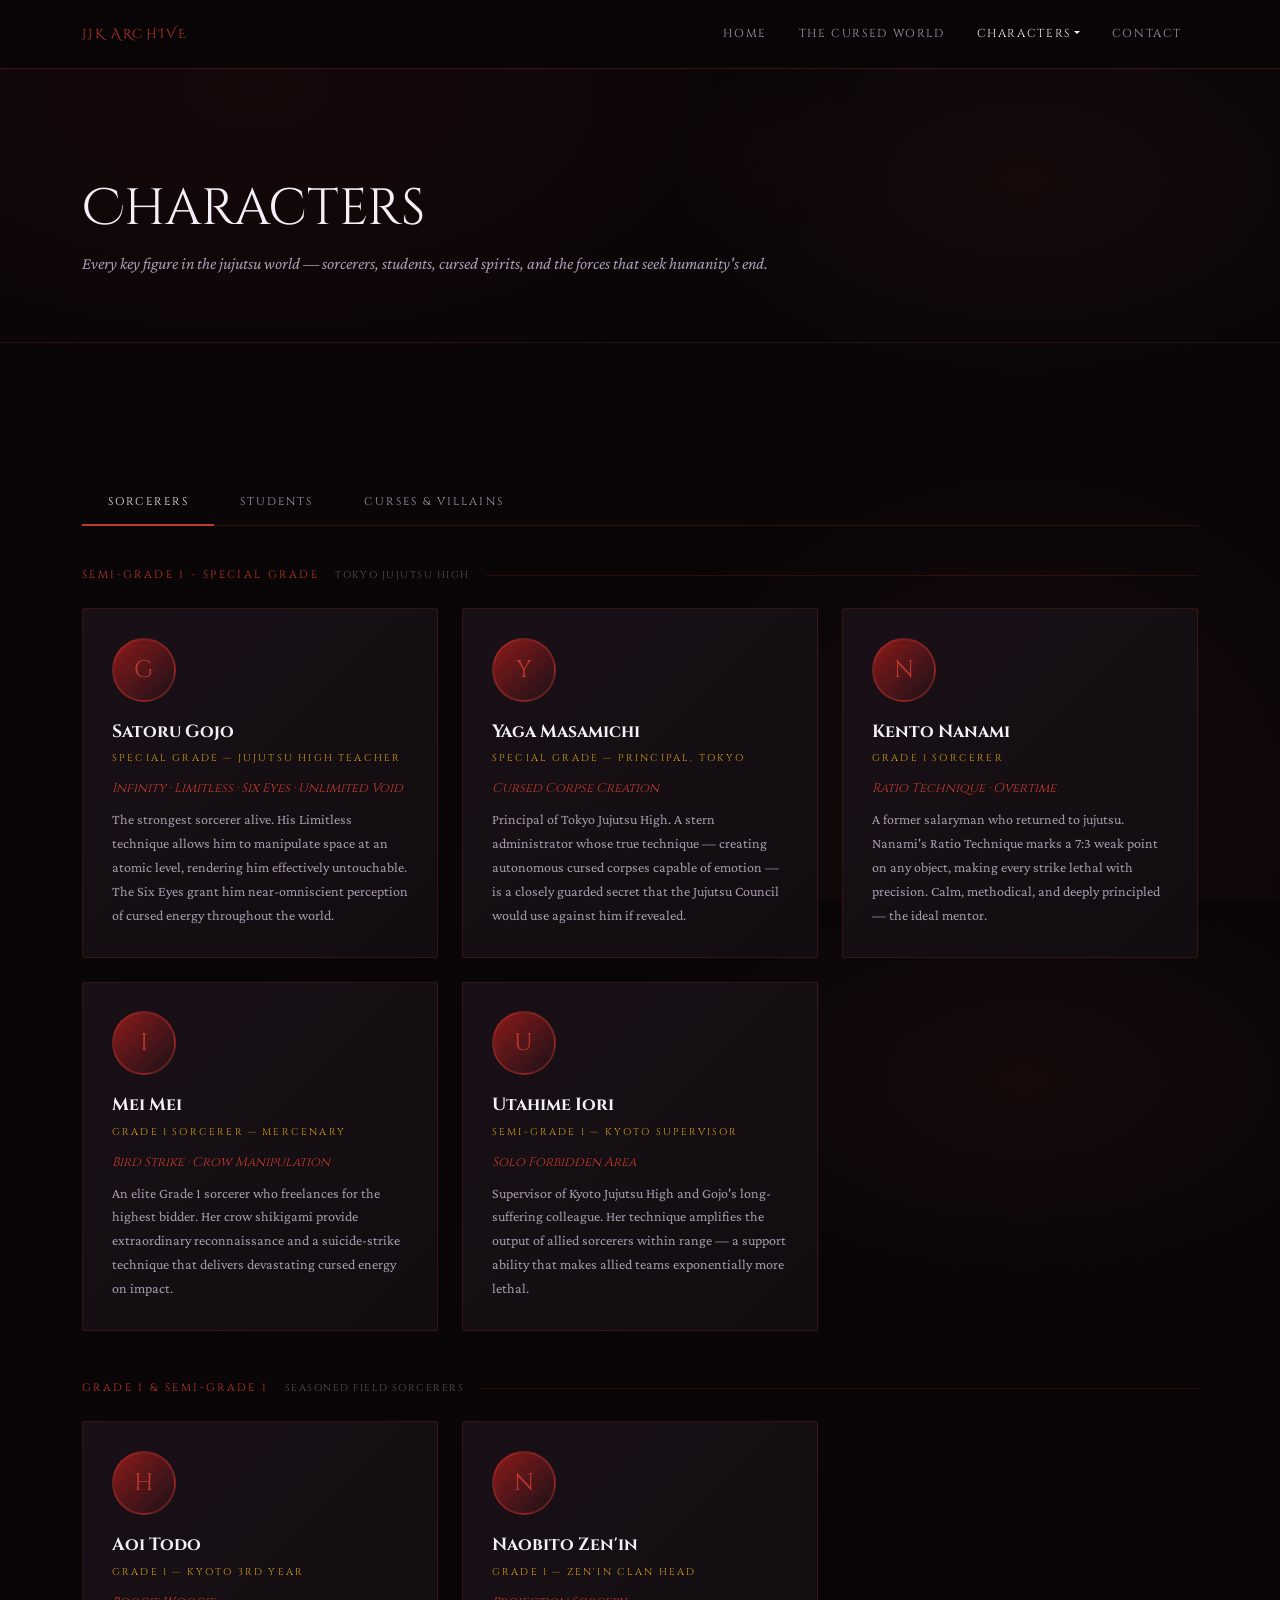
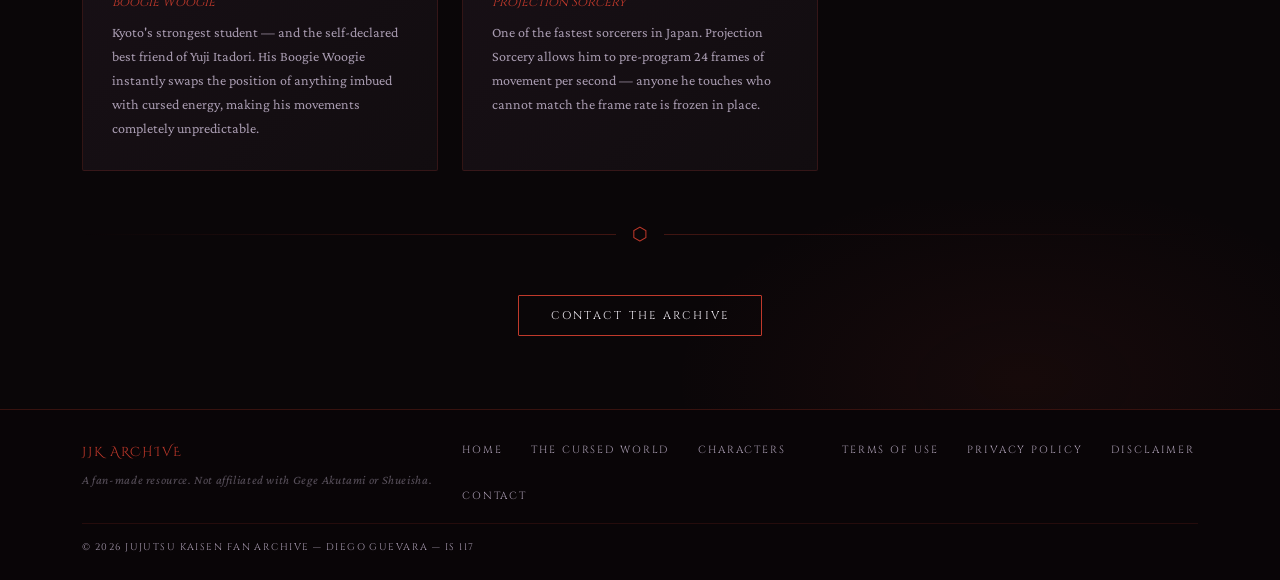
<file: html/characters.html>
<!-- DEVELOPER: Diego Guevara, IS117-002, Spring 2026 -->

<!DOCTYPE html>
<html lang="en">
<head>
  <meta charset="UTF-8">
  <meta name="viewport" content="width=device-width, initial-scale=1.0">
  <title>Characters — JJK Archive</title>
  <link href="https://cdn.jsdelivr.net/npm/bootstrap@5.3.3/dist/css/bootstrap.min.css" rel="stylesheet">
  <link rel="stylesheet" href="../styles/style.css">
</head>
<body class="interior-bg">

  <nav class="navbar navbar-expand-lg sticky-top">
    <div class="container">
      <a class="navbar-brand" href="../index.html">JJK Archive</a>
      <button class="navbar-toggler" type="button"
              data-bs-toggle="collapse" data-bs-target="#mainNav"
              aria-controls="mainNav" aria-expanded="false"
              aria-label="Toggle navigation">
        <span class="navbar-toggler-icon"></span>
      </button>
      <div class="collapse navbar-collapse" id="mainNav">
        <ul class="navbar-nav ms-auto">
          <li class="nav-item"><a class="nav-link" href="../index.html">Home</a></li>
          <li class="nav-item"><a class="nav-link" href="lore.html">The Cursed World</a></li>
          <li class="nav-item dropdown">
            <a class="nav-link dropdown-toggle active" href="#" role="button"
               data-bs-toggle="dropdown" aria-expanded="false">Characters</a>
            <ul class="dropdown-menu dropdown-menu-end">
              <li><a class="dropdown-item" href="#sorcerers">Jujutsu Sorcerers</a></li>
              <li><a class="dropdown-item" href="#students">Students</a></li>
              <hr class="dropdown-divider">
              <li><a class="dropdown-item" href="#curses">Cursed Spirits &amp; Villains</a></li>
            </ul>
          </li>
          <li class="nav-item"><a class="nav-link" href="contact.html">Contact</a></li>
        </ul>
      </div>
    </div>
  </nav>

  <main>

    <div class="page-header-block">
      <div class="container">
        <h1 class="page-title">Characters</h1>
        <p class="page-intro">Every key figure in the jujutsu world — sorcerers, students, cursed spirits, and the forces that seek humanity's end.</p>
      </div>
    </div>

    <section class="section-pad">
      <div class="container">

        <!-- BOOTSTRAP TABS -->
        <ul class="nav jjk-tab-bar" id="charTabs" role="tablist">
          <li class="nav-item" role="presentation">
            <button class="nav-link active" id="sorcerers-tab" data-bs-toggle="tab"
                    data-bs-target="#sorcerers" type="button" role="tab"
                    aria-controls="sorcerers" aria-selected="true">Sorcerers</button>
          </li>
          <li class="nav-item" role="presentation">
            <button class="nav-link" id="students-tab" data-bs-toggle="tab"
                    data-bs-target="#students" type="button" role="tab"
                    aria-controls="students" aria-selected="false">Students</button>
          </li>
          <li class="nav-item" role="presentation">
            <button class="nav-link" id="curses-tab" data-bs-toggle="tab"
                    data-bs-target="#curses" type="button" role="tab"
                    aria-controls="curses" aria-selected="false">Curses &amp; Villains</button>
          </li>
        </ul>

        <div class="tab-content" id="charTabContent">

          <!-- ── SORCERERS TAB ── -->
          <div class="tab-pane fade show active" id="sorcerers" role="tabpanel" aria-labelledby="sorcerers-tab">

            <div class="char-grade-header mb-4">
              <span class="char-grade-label">Semi-Grade 1 - Special Grade</span>
              <span class="char-grade-desc">Tokyo Jujutsu High</span>
            </div>

            <div class="row g-4 mb-5">
              <div class="col-md-6 col-lg-4">
                <div class="profile-card">
                  <div class="profile-avatar">G</div>
                  <div class="profile-name">Satoru Gojo</div>
                  <div class="profile-rank">Special Grade — Jujutsu High Teacher</div>
                  <div class="profile-technique">Infinity · Limitless · Six Eyes · Unlimited Void</div>
                  <p class="profile-bio">The strongest sorcerer alive. His Limitless technique allows him to manipulate space at an atomic level, rendering him effectively untouchable. The Six Eyes grant him near-omniscient perception of cursed energy throughout the world.</p>
                </div>
              </div>
              <div class="col-md-6 col-lg-4">
                <div class="profile-card">
                  <div class="profile-avatar">Y</div>
                  <div class="profile-name">Yaga Masamichi</div>
                  <div class="profile-rank">Special Grade — Principal, Tokyo</div>
                  <div class="profile-technique">Cursed Corpse Creation</div>
                  <p class="profile-bio">Principal of Tokyo Jujutsu High. A stern administrator whose true technique — creating autonomous cursed corpses capable of emotion — is a closely guarded secret that the Jujutsu Council would use against him if revealed.</p>
                </div>
              </div>
              <div class="col-md-6 col-lg-4">
                <div class="profile-card">
                  <div class="profile-avatar">N</div>
                  <div class="profile-name">Kento Nanami</div>
                  <div class="profile-rank">Grade 1 Sorcerer</div>
                  <div class="profile-technique">Ratio Technique · Overtime</div>
                  <p class="profile-bio">A former salaryman who returned to jujutsu. Nanami's Ratio Technique marks a 7:3 weak point on any object, making every strike lethal with precision. Calm, methodical, and deeply principled — the ideal mentor.</p>
                </div>
              </div>
              <div class="col-md-6 col-lg-4">
                <div class="profile-card">
                  <div class="profile-avatar">I</div>
                  <div class="profile-name">Mei Mei</div>
                  <div class="profile-rank">Grade 1 Sorcerer — Mercenary</div>
                  <div class="profile-technique">Bird Strike · Crow Manipulation</div>
                  <p class="profile-bio">An elite Grade 1 sorcerer who freelances for the highest bidder. Her crow shikigami provide extraordinary reconnaissance and a suicide-strike technique that delivers devastating cursed energy on impact.</p>
                </div>
              </div>
              <div class="col-md-6 col-lg-4">
                <div class="profile-card">
                  <div class="profile-avatar">U</div>
                  <div class="profile-name">Utahime Iori</div>
                  <div class="profile-rank">Semi-Grade 1 — Kyoto Supervisor</div>
                  <div class="profile-technique">Solo Forbidden Area</div>
                  <p class="profile-bio">Supervisor of Kyoto Jujutsu High and Gojo's long-suffering colleague. Her technique amplifies the output of allied sorcerers within range — a support ability that makes allied teams exponentially more lethal.</p>
                </div>
              </div>
            </div>

            <div class="char-grade-header mb-4">
              <span class="char-grade-label">Grade 1 &amp; Semi-Grade 1</span>
              <span class="char-grade-desc">Seasoned Field Sorcerers</span>
            </div>

            <div class="row g-4">
              <div class="col-md-6 col-lg-4">
                <div class="profile-card">
                  <div class="profile-avatar">H</div>
                  <div class="profile-name">Aoi Todo</div>
                  <div class="profile-rank">Grade 1 — Kyoto 3rd Year</div>
                  <div class="profile-technique">Boogie Woogie</div>
                  <p class="profile-bio">Kyoto's strongest student — and the self-declared best friend of Yuji Itadori. His Boogie Woogie instantly swaps the position of anything imbued with cursed energy, making his movements completely unpredictable.</p>
                </div>
              </div>
              <div class="col-md-6 col-lg-4">
                <div class="profile-card">
                  <div class="profile-avatar">N</div>
                  <div class="profile-name">Naobito Zen'in</div>
                  <div class="profile-rank">Grade 1 — Zen'in Clan Head</div>
                  <div class="profile-technique">Projection Sorcery</div>
                  <p class="profile-bio">One of the fastest sorcerers in Japan. Projection Sorcery allows him to pre-program 24 frames of movement per second — anyone he touches who cannot match the frame rate is frozen in place.</p>
                </div>
              </div>
            </div>

          </div><!-- /sorcerers tab -->

          <!-- ── STUDENTS TAB ── -->
          <div class="tab-pane fade" id="students" role="tabpanel" aria-labelledby="students-tab">
            <p class="page-intro mb-4" style="font-size:0.98rem;">Tokyo first-years through third-years — the next generation of jujutsu sorcerers.</p>

            <div class="char-grade-header mb-4">
              <span class="char-grade-label">Tokyo — 1st Years</span>
              <span class="char-grade-desc">The Core Trio</span>
            </div>

            <div class="row g-4 mb-5">
              <div class="col-md-6 col-lg-4">
                <div class="profile-card">
                  <div class="profile-avatar">Y</div>
                  <div class="profile-name">Yuji Itadori</div>
                  <div class="profile-rank">Unranked → Special Grade Vessel</div>
                  <div class="profile-technique">Divergent Fist · Blood Manipulation · Shrine · Reverse Cursed Technique · Black Flash</div>
                  <p class="profile-bio">The protagonist. A boy with superhuman physical ability who became the vessel for Ryomen Sukuna after swallowing a cursed finger. His optimism and raw power make him one of the most dangerous first-years in history.</p>
                </div>
              </div>
              <div class="col-md-6 col-lg-4">
                <div class="profile-card">
                  <div class="profile-avatar">M</div>
                  <div class="profile-name">Megumi Fushiguro</div>
                  <div class="profile-rank">Grade 2 → Semi-Grade 1</div>
                  <div class="profile-technique">Ten Shadows Technique · Chimera Shadow Garden Domain</div>
                  <p class="profile-bio">Heir to the Zen'in clan's Ten Shadows technique. Megumi can summon shikigami from shadows and combine them into new forms. His Domain Expansion — Chimera Shadow Garden — transforms the battlefield into an ocean of darkness.</p>
                </div>
              </div>
              <div class="col-md-6 col-lg-4">
                <div class="profile-card">
                  <div class="profile-avatar">N</div>
                  <div class="profile-name">Nobara Kugisaki</div>
                  <div class="profile-rank">Grade 3 → Grade 2</div>
                  <div class="profile-technique">Straw Doll Technique · Hairpin · Resonance</div>
                  <p class="profile-bio">A headstrong sorcerer from rural Japan with unshakeable pride. Her technique drives cursed nails through straw effigies to damage targets remotely — and through Resonance, she can weaponize cursed spirits' own bodies against them.</p>
                </div>
              </div>
            </div>

            <div class="char-grade-header mb-4">
              <span class="char-grade-label">Tokyo — 2nd Years</span>
              <span class="char-grade-desc">Established Sorcerers</span>
            </div>

            <div class="row g-4 mb-5">
              <div class="col-md-6 col-lg-4">
                <div class="profile-card">
                  <div class="profile-avatar">P</div>
                  <div class="profile-name">Panda</div>
                  <div class="profile-rank">Grade 2 — Mutated Cursed Corpse</div>
                  <div class="profile-technique">Gorilla Mode · Triceratops Core</div>
                  <p class="profile-bio">A fully autonomous cursed corpse created by Principal Yaga — one of only three in existence. Despite being non-human, Panda has developed genuine emotion, friendship, and a distinct personality. Possesses three cores with unique power states.</p>
                </div>
              </div>
              <div class="col-md-6 col-lg-4">
                <div class="profile-card">
                  <div class="profile-avatar">M</div>
                  <div class="profile-name">Maki Zen'in</div>
                  <div class="profile-rank">Grade 4 → Special Grade (Post-Culling Game)</div>
                  <div class="profile-technique">Heavenly Restriction · Weapons Mastery</div>
                  <p class="profile-bio">Born with nearly zero cursed energy, Maki's body compensated with superhuman physical ability. Cast out by her clan, she forged herself into a weapons master. After tragedy strips away the last of her cursed energy, she transcends into something terrifying.</p>
                </div>
              </div>
              <div class="col-md-6 col-lg-4">
                <div class="profile-card">
                  <div class="profile-avatar">T</div>
                  <div class="profile-name">Toge Inumaki</div>
                  <div class="profile-rank">Semi-Grade 1</div>
                  <div class="profile-technique">Cursed Speech</div>
                  <p class="profile-bio">Descendant of the Inumaki clan. Every word Toge speaks carries cursed energy that compels reality to obey — he can freeze, explode, or kill with a syllable. To protect those around him, he limits his speech to rice ball ingredients.</p>
                </div>
              </div>
            </div>

            <div class="char-grade-header mb-4">
              <span class="char-grade-label">Tokyo — 3rd Years</span>
              <span class="char-grade-desc">Suspended Students</span>
            </div>

            <div class="row g-4">
              <div class="col-md-6 col-lg-4">
                <div class="profile-card">
                  <div class="profile-avatar">K</div>
                  <div class="profile-name">Kinji Hakari</div>
                  <div class="profile-rank">Grade 1 — Suspended</div>
                  <div class="profile-technique">Idle Death Gamble · Pachislot Domain</div>
                  <p class="profile-bio">Currently suspended due to conflict with Jujutsu management. When his Pachislot Domain hits jackpot, he becomes effectively immortal — a ceiling that places him in Special Grade territory by Gojo's own estimation.</p>
                </div>
              </div>
              <div class="col-md-6 col-lg-4">
                <div class="profile-card">
                  <div class="profile-avatar">K</div>
                  <div class="profile-name">Kirara Hoshi</div>
                  <div class="profile-rank">Suspended — Tokyo 3rd Year</div>
                  <div class="profile-technique">Love Rendezvous · Constellation Control</div>
                  <p class="profile-bio">Suspended alongside Hakari, Kirara's technique assigns constellation symbols to targets, locking movement patterns and creating dangerous gravitational traps between marked individuals.</p>
                </div>
              </div>
            </div>

          </div><!-- /students tab -->

          <!-- ── CURSES & VILLAINS TAB ── -->
          <div class="tab-pane fade" id="curses" role="tabpanel" aria-labelledby="curses-tab">
            <p class="page-intro mb-4" style="font-size:0.98rem;">The adversaries of Jujutsu High — the King of Curses, Special Grade Disaster Spirits, and rogue sorcerers who abandoned any pretense of protecting the innocent.</p>

            <div class="char-grade-header mb-4">
              <span class="char-grade-label">Special Grade Cursed Spirits</span>
              <span class="char-grade-desc">Disaster Curses</span>
            </div>

            <div class="row g-4 mb-5">
              <div class="col-md-6 col-lg-4">
                <div class="profile-card">
                  <div class="profile-avatar">M</div>
                  <div class="profile-name">Mahito</div>
                  <div class="profile-rank">Special Grade Cursed Spirit</div>
                  <div class="profile-technique">Idle Transfiguration · Self Embodiment of Perfection Domain</div>
                  <p class="profile-bio">Perhaps the most dangerous of the Disaster Curses. Mahito can reshape human souls directly — transfiguring bodies at will. He genuinely enjoys humanity's suffering, treating it as philosophical inquiry into the nature of existence.</p>
                </div>
              </div>
              <div class="col-md-6 col-lg-4">
                <div class="profile-card">
                  <div class="profile-avatar">J</div>
                  <div class="profile-name">Jogo</div>
                  <div class="profile-rank">Special Grade Cursed Spirit</div>
                  <div class="profile-technique">Maximum: Meteor · Coffin of the Iron Mountain · Reverse Cursed Technique </div>
                  <p class="profile-bio">Born from humanity's collective fear of natural disasters. Jogo burns with volcanic ferocity — and a pride that makes him perpetually underestimate those far stronger than himself.</p>
                </div>
              </div>
              <div class="col-md-6 col-lg-4">
                <div class="profile-card">
                  <div class="profile-avatar">H</div>
                  <div class="profile-name">Hanami</div>
                  <div class="profile-rank">Special Grade Cursed Spirit</div>
                  <div class="profile-technique">Disaster Plants · Shining Sea of Flowers Domain · Reverse Cursed Technique</div>
                  <p class="profile-bio">A Special Grade Disaster Curse born from humanity's fear of nature. Hanami seeks a world where curses coexist with the earth — a tranquil ideology made terrifying by the devastation required to achieve it.</p>
                </div>
              </div>
              <div class="col-md-6 col-lg-4">
                <div class="profile-card">
                  <div class="profile-avatar">D</div>
                  <div class="profile-name">Dagon</div>
                  <div class="profile-rank">Special Grade Cursed Spirit</div>
                  <div class="profile-technique">Disaster Water · Horizon of the Captivating Skandha · Maximum: Tsunami</div>
                  <p class="profile-bio">Born from humanity's fear of the ocean, Dagon manipulates water and generates tsunamis on command. Calm and strategic, he is the most composed of the Disaster Curses — and no less lethal for it.</p>
                </div>
              </div>
            </div>

            <div class="char-grade-header mb-4">
              <span class="char-grade-label">Curse Users &amp; Rogue Sorcerers</span>
              <span class="char-grade-desc">The Opposition</span>
            </div>

            <div class="row g-4">
              <div class="col-md-6 col-lg-4">
                <div class="profile-card">
                  <div class="profile-avatar">S</div>
                  <div class="profile-name">Ryomen Sukuna</div>
                  <div class="profile-rank">Special Grade — King of Curses</div>
                  <div class="profile-technique">Dismantle · Cleave · Malevolent Shrine · Fuga · Reverse Cursed Technique</div>
                  <p class="profile-bio">The undisputed King of Curses. A once-human sorcerer of the ancient world whose power was so catastrophic that his twenty fingers persisted through time as cursed objects. His amusement alone is the only thing keeping his vessel alive — for now.</p>
                </div>
              </div>
              <div class="col-md-6 col-lg-4">
                <div class="profile-card">
                  <div class="profile-avatar">G</div>
                  <div class="profile-name">Suguru Geto</div>
                  <div class="profile-rank">Special Grade — Curse User</div>
                  <div class="profile-technique">Cursed Spirit Manipulation · Maximum: Uzumaki</div>
                  <p class="profile-bio">The worst of all Curse Users. A former Special Grade sorcerer whose philosophy of a world purged of non-sorcerers led him to slaughter an entire village. Now leads a faction of cursed spirits toward that end.</p>
                </div>
              </div>
              <div class="col-md-6 col-lg-4">
                <div class="profile-card">
                  <div class="profile-avatar">K</div>
                  <div class="profile-name">Kenjaku</div>
                  <div class="profile-rank">Special Grade — Ancient Sorcerer — Body Usurper</div>
                  <div class="profile-technique">Brain Transplantation · Inherited Techniques · Reverse Cursed Technique · Domain Expansions</div>
                  <p class="profile-bio">An ancient sorcerer surviving for over a thousand years by transplanting his brain into new host bodies. Each stolen body grants access to its owner's techniques. His true goals span centuries of patient, meticulous planning.</p>
                </div>
              </div>
              <div class="col-md-6 col-lg-4">
                <div class="profile-card">
                  <div class="profile-avatar">U</div>
                  <div class="profile-name">Uraume</div>
                  <div class="profile-rank">Special Grade — Curse User</div>
                  <div class="profile-technique">Ice Formation · Frost Calm · Reverse Cursed Technique</div>
                  <p class="profile-bio">Sukuna's devoted attendant from the ancient era, faithfully persisting into the present. Their ice techniques freeze opponents solid and lower battlefield temperatures to lethal extremes. Loyalty to the King of Curses is absolute.</p>
                </div>
              </div>
              <div class="col-md-6 col-lg-4">
                <div class="profile-card">
                  <div class="profile-avatar">T</div>
                  <div class="profile-name">Toji Fushiguro</div>
                  <div class="profile-rank">Mercenary — Sorcerer Killer</div>
                  <div class="profile-technique">Heavenly Restriction · Physical Prowess · Weapons Mastery</div>
                  <p class="profile-bio">Born with zero cursed energy in exchange for immense physical strength — an anomaly that transformed him into something inhuman. With a physique elevated far beyond ordinary limits, Toji became a mercenary who hunted sorcerers for sport and profit.</p>
                </div>
              </div>
            </div>

          </div><!-- /curses tab -->

        </div><!-- /tab-content -->

        <div class="ornament mt-5"><span class="ornament-symbol">⬡</span></div>
        <div class="text-center">
          <a href="contact.html" class="btn-jjk">Contact the Archive</a>
        </div>

      </div>
    </section>

  </main>

  <footer class="mt-auto">
    <div class="container">
      <div class="row align-items-start">
        <div class="col-md-4 mb-3 mb-md-0">
          <div class="footer-brand">JJK Archive</div>
          <p class="footer-tagline mt-1">A fan-made resource. Not affiliated with Gege Akutami or Shueisha.</p>
        </div>
        <div class="col-md-4 mb-3 mb-md-0">
          <ul class="footer-links">
            <li><a href="../index.html">Home</a></li>
            <li><a href="lore.html">The Cursed World</a></li>
            <li><a href="characters.html">Characters</a></li>
            <li><a href="contact.html">Contact</a></li>
          </ul>
        </div>
        <div class="col-md-4">
          <ul class="footer-links">
            <li><a href="terms.html">Terms of Use</a></li>
            <li><a href="privacy.html">Privacy Policy</a></li>
            <li><a href="contact.html">Disclaimer</a></li>
          </ul>
        </div>
      </div>
      <div class="footer-divider"></div>
      <p class="mb-0" style="font-size:0.6rem; letter-spacing:0.15em;">
        &copy; 2026 Jujutsu Kaisen Fan Archive &mdash; Diego Guevara &mdash; IS 117
      </p>
    </div>
  </footer>

  <script src="https://cdn.jsdelivr.net/npm/bootstrap@5.3.3/dist/js/bootstrap.bundle.min.js"></script>
</body>
</html>
</file>
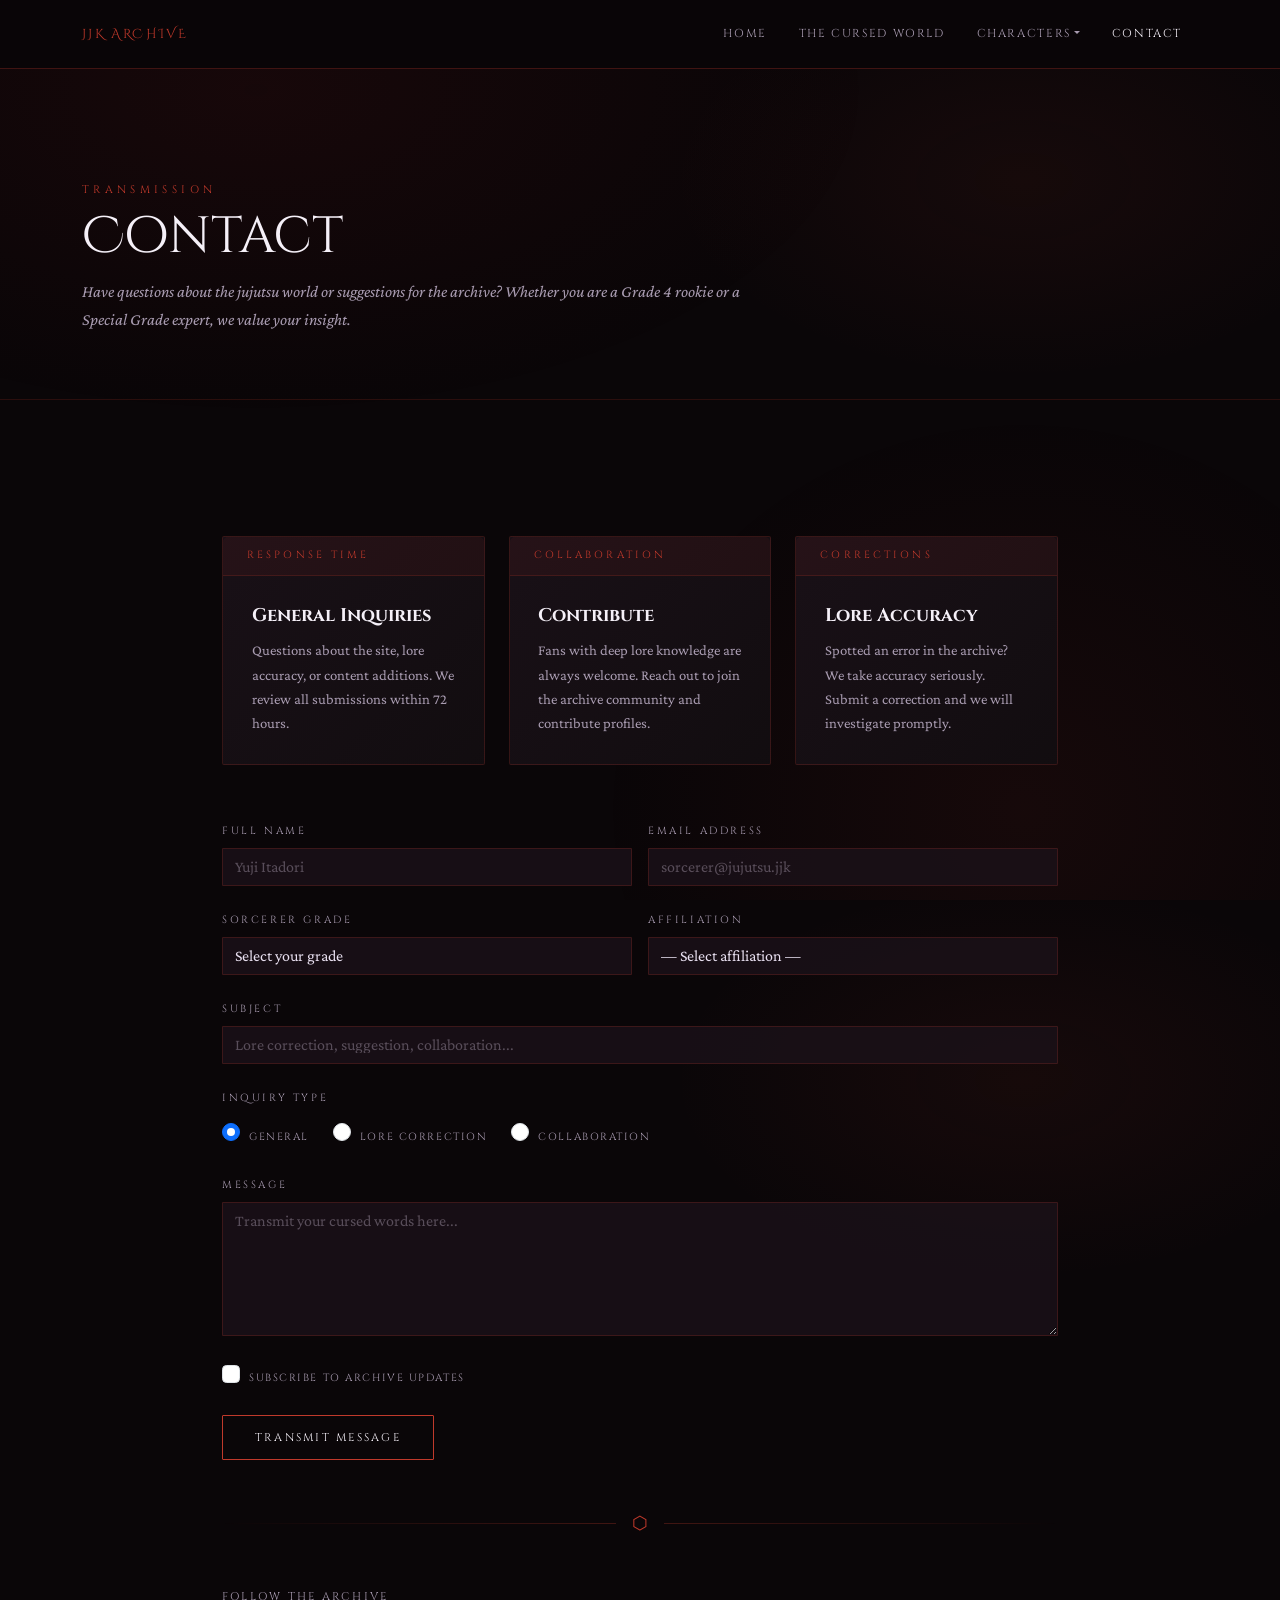
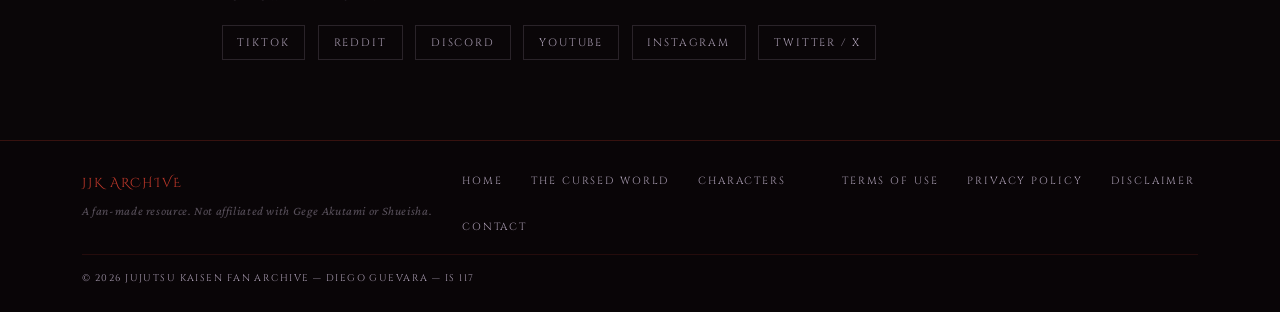
<file: html/contact.html>
<!-- DEVELOPER: Diego Guevara, IS117-002, Spring 2026 -->

<!DOCTYPE html>
<html lang="en">
<head>
  <meta charset="UTF-8">
  <meta name="viewport" content="width=device-width, initial-scale=1.0">
  <title>Contact — JJK Archive</title>
  <link href="https://cdn.jsdelivr.net/npm/bootstrap@5.3.3/dist/css/bootstrap.min.css" rel="stylesheet">
  <link rel="stylesheet" href="../styles/style.css">
</head>
<body class="interior-bg">

  <nav class="navbar navbar-expand-lg sticky-top">
    <div class="container">
      <a class="navbar-brand" href="../index.html">JJK Archive</a>
      <button class="navbar-toggler" type="button"
              data-bs-toggle="collapse" data-bs-target="#mainNav"
              aria-controls="mainNav" aria-expanded="false"
              aria-label="Toggle navigation">
        <span class="navbar-toggler-icon"></span>
      </button>
      <div class="collapse navbar-collapse" id="mainNav">
        <ul class="navbar-nav ms-auto">
          <li class="nav-item"><a class="nav-link" href="../index.html">Home</a></li>
          <li class="nav-item"><a class="nav-link" href="lore.html">The Cursed World</a></li>
          <li class="nav-item dropdown">
            <a class="nav-link dropdown-toggle" href="#" role="button"
               data-bs-toggle="dropdown" aria-expanded="false">Characters</a>
            <ul class="dropdown-menu dropdown-menu-end">
              <li><a class="dropdown-item" href="characters.html#sorcerers">Jujutsu Sorcerers</a></li>
              <li><a class="dropdown-item" href="characters.html#students">Students</a></li>
              <hr class="dropdown-divider">
              <li><a class="dropdown-item" href="characters.html#curses">Cursed Spirits &amp; Villains</a></li>
            </ul>
          </li>
          <li class="nav-item"><a class="nav-link active" href="contact.html">Contact</a></li>
        </ul>
      </div>
    </div>
  </nav>

  <main>

    <div class="page-header-block">
      <div class="container">
        <p class="page-eyecatch">Transmission</p>
        <h1 class="page-title">Contact</h1>
        <p class="page-intro">Have questions about the jujutsu world or suggestions for the archive? Whether you are a Grade 4 rookie or a Special Grade expert, we value your insight.</p>
      </div>
    </div>

    <section class="section-pad">
      <div class="container" style="max-width: 860px;">

        <!-- INFO CARDS -->
        <div class="row g-4 mb-5">
          <div class="col-md-4">
            <div class="card jjk-card h-100">
              <div class="card-header">Response Time</div>
              <div class="card-body">
                <h5 class="card-title">General Inquiries</h5>
                <p class="card-text">Questions about the site, lore accuracy, or content additions. We review all submissions within 72 hours.</p>
              </div>
            </div>
          </div>
          <div class="col-md-4">
            <div class="card jjk-card h-100">
              <div class="card-header">Collaboration</div>
              <div class="card-body">
                <h5 class="card-title">Contribute</h5>
                <p class="card-text">Fans with deep lore knowledge are always welcome. Reach out to join the archive community and contribute profiles.</p>
              </div>
            </div>
          </div>
          <div class="col-md-4">
            <div class="card jjk-card h-100">
              <div class="card-header">Corrections</div>
              <div class="card-body">
                <h5 class="card-title">Lore Accuracy</h5>
                <p class="card-text">Spotted an error in the archive? We take accuracy seriously. Submit a correction and we will investigate promptly.</p>
              </div>
            </div>
          </div>
        </div>

        <!-- CONTACT FORM (Bootstrap) -->
        <form id="contactForm" novalidate>

          <div class="row g-3 mb-3">
            <div class="col-md-6">
              <label class="form-label" for="fullName">Full Name</label>
              <input type="text" class="form-control" id="fullName"
                     placeholder="Yuji Itadori" required>
              <div class="invalid-feedback" style="font-family:'Cinzel',serif; font-size:0.62rem; letter-spacing:0.1em;">
                Please enter your name.
              </div>
            </div>
            <div class="col-md-6">
              <label class="form-label" for="email">Email Address</label>
              <input type="email" class="form-control" id="email"
                     placeholder="sorcerer@jujutsu.jjk" required>
              <div class="invalid-feedback" style="font-family:'Cinzel',serif; font-size:0.62rem; letter-spacing:0.1em;">
                Please enter a valid email.
              </div>
            </div>
          </div>

          <div class="row g-3 mb-3">
            <div class="col-md-6">
              <label class="form-label" for="grade">Sorcerer Grade</label>
              <select class="form-select" id="grade" required>
                <option value="" disabled selected>Select your grade</option>
                <option>Grade 4</option>
                <option>Grade 3</option>
                <option>Grade 2</option>
                <option>Semi-Grade 1</option>
                <option>Grade 1</option>
                <option>Special Grade</option>
              </select>
              <div class="invalid-feedback" style="font-family:'Cinzel',serif; font-size:0.62rem; letter-spacing:0.1em;">
                Please select a grade.
              </div>
            </div>
            <div class="col-md-6">
              <label class="form-label" for="affiliation">Affiliation</label>
              <select class="form-select" id="affiliation">
                <option value="" selected>— Select affiliation —</option>
                <option>Tokyo Jujutsu High</option>
                <option>Kyoto Jujutsu High</option>
                <option>Independent Sorcerer</option>
                <option>Curse User</option>
                <option>Civilian</option>
              </select>
            </div>
          </div>

          <div class="mb-3">
            <label class="form-label" for="subject">Subject</label>
            <input type="text" class="form-control" id="subject"
                   placeholder="Lore correction, suggestion, collaboration..." required>
            <div class="invalid-feedback" style="font-family:'Cinzel',serif; font-size:0.62rem; letter-spacing:0.1em;">
              Please provide a subject.
            </div>
          </div>

          <div class="mb-3">
            <label class="form-label" for="inquiry">Inquiry Type</label>
            <div class="d-flex gap-4 flex-wrap mt-1">
              <div class="form-check">
                <input class="form-check-input" type="radio" name="inquiryType" id="typeGeneral" value="general" checked
                       style="accent-color: var(--jjk-crimson);">
                <label class="form-check-label" for="typeGeneral"
                       style="font-family:'Cinzel',serif; font-size:0.65rem; letter-spacing:0.15em; text-transform:uppercase; color:var(--jjk-mist);">
                  General
                </label>
              </div>
              <div class="form-check">
                <input class="form-check-input" type="radio" name="inquiryType" id="typeCorrection" value="correction"
                       style="accent-color: var(--jjk-crimson);">
                <label class="form-check-label" for="typeCorrection"
                       style="font-family:'Cinzel',serif; font-size:0.65rem; letter-spacing:0.15em; text-transform:uppercase; color:var(--jjk-mist);">
                  Lore Correction
                </label>
              </div>
              <div class="form-check">
                <input class="form-check-input" type="radio" name="inquiryType" id="typeCollab" value="collab"
                       style="accent-color: var(--jjk-crimson);">
                <label class="form-check-label" for="typeCollab"
                       style="font-family:'Cinzel',serif; font-size:0.65rem; letter-spacing:0.15em; text-transform:uppercase; color:var(--jjk-mist);">
                  Collaboration
                </label>
              </div>
            </div>
          </div>

          <div class="mb-4">
            <label class="form-label" for="message">Message</label>
            <textarea class="form-control" id="message" rows="5"
                      placeholder="Transmit your cursed words here..." required
                      style="resize:vertical;"></textarea>
            <div class="invalid-feedback" style="font-family:'Cinzel',serif; font-size:0.62rem; letter-spacing:0.1em;">
              Please enter your message.
            </div>
          </div>

          <div class="mb-4">
            <div class="form-check">
              <input class="form-check-input" type="checkbox" id="newsletter"
                     style="accent-color: var(--jjk-crimson);">
              <label class="form-check-label" for="newsletter"
                     style="font-family:'Cinzel',serif; font-size:0.65rem; letter-spacing:0.15em; text-transform:uppercase; color:var(--jjk-mist);">
                Subscribe to archive updates
              </label>
            </div>
          </div>

          <!-- Submit -->
          <button type="submit" class="btn-jjk" id="submitBtn">Transmit Message</button>

          <!-- Success alert (hidden initially) -->
          <div id="successAlert" class="mt-4" style="display:none;
               padding: 1rem 1.5rem;
               border: 1px solid rgba(192,57,43,0.35);
               border-radius:2px;
               background: rgba(192,57,43,0.08);
               font-family:'Cinzel',serif;
               font-size:0.7rem;
               letter-spacing:0.18em;
               text-transform:uppercase;
               color:var(--jjk-crimson);">
            ✓ &nbsp; Message Transmitted — We will respond within 72 hours.
          </div>

        </form>

        <div class="ornament mt-5"><span class="ornament-symbol">⬡</span></div>

        <p style="font-family:'Cinzel',serif; font-size:0.7rem; letter-spacing:0.2em; text-transform:uppercase; color:var(--jjk-mist); margin-bottom:0.8rem;">
          Follow the Archive
        </p>
        <div class="social-links">
          <a href="#" class="social-link">TikTok</a>
          <a href="#" class="social-link">Reddit</a>
          <a href="#" class="social-link">Discord</a>
          <a href="#" class="social-link">YouTube</a>
          <a href="#" class="social-link">Instagram</a>
          <a href="#" class="social-link">Twitter / X</a>
        </div>

      </div>
    </section>

  </main>

  <footer class="mt-auto">
    <div class="container">
      <div class="row align-items-start">
        <div class="col-md-4 mb-3 mb-md-0">
          <div class="footer-brand">JJK Archive</div>
          <p class="footer-tagline mt-1">A fan-made resource. Not affiliated with Gege Akutami or Shueisha.</p>
        </div>
        <div class="col-md-4 mb-3 mb-md-0">
          <ul class="footer-links">
            <li><a href="../index.html">Home</a></li>
            <li><a href="lore.html">The Cursed World</a></li>
            <li><a href="characters.html">Characters</a></li>
            <li><a href="contact.html">Contact</a></li>
          </ul>
        </div>
        <div class="col-md-4">
          <ul class="footer-links">
            <li><a href="terms.html">Terms of Use</a></li>
            <li><a href="privacy.html">Privacy Policy</a></li>
            <li><a href="contact.html">Disclaimer</a></li>
          </ul>
        </div>
      </div>
      <div class="footer-divider"></div>
      <p class="mb-0" style="font-size:0.6rem; letter-spacing:0.15em;">
        &copy; 2026 Jujutsu Kaisen Fan Archive &mdash; Diego Guevara &mdash; IS 117
      </p>
    </div>
  </footer>

  <script src="https://cdn.jsdelivr.net/npm/bootstrap@5.3.3/dist/js/bootstrap.bundle.min.js"></script>
  <script>
    document.getElementById('contactForm').addEventListener('submit', function(e) {
      e.preventDefault();
      if (!this.checkValidity()) {
        this.classList.add('was-validated');
        return;
      }
      const btn = document.getElementById('submitBtn');
      btn.textContent = 'Transmitting…';
      btn.style.opacity = '0.6';
      btn.disabled = true;
      setTimeout(() => {
        document.getElementById('successAlert').style.display = 'block';
        btn.textContent = 'Transmit Message';
        btn.style.opacity = '';
        btn.disabled = false;
        this.reset();
        this.classList.remove('was-validated');
      }, 1800);
    });
  </script>
</body>
</html>
</file>
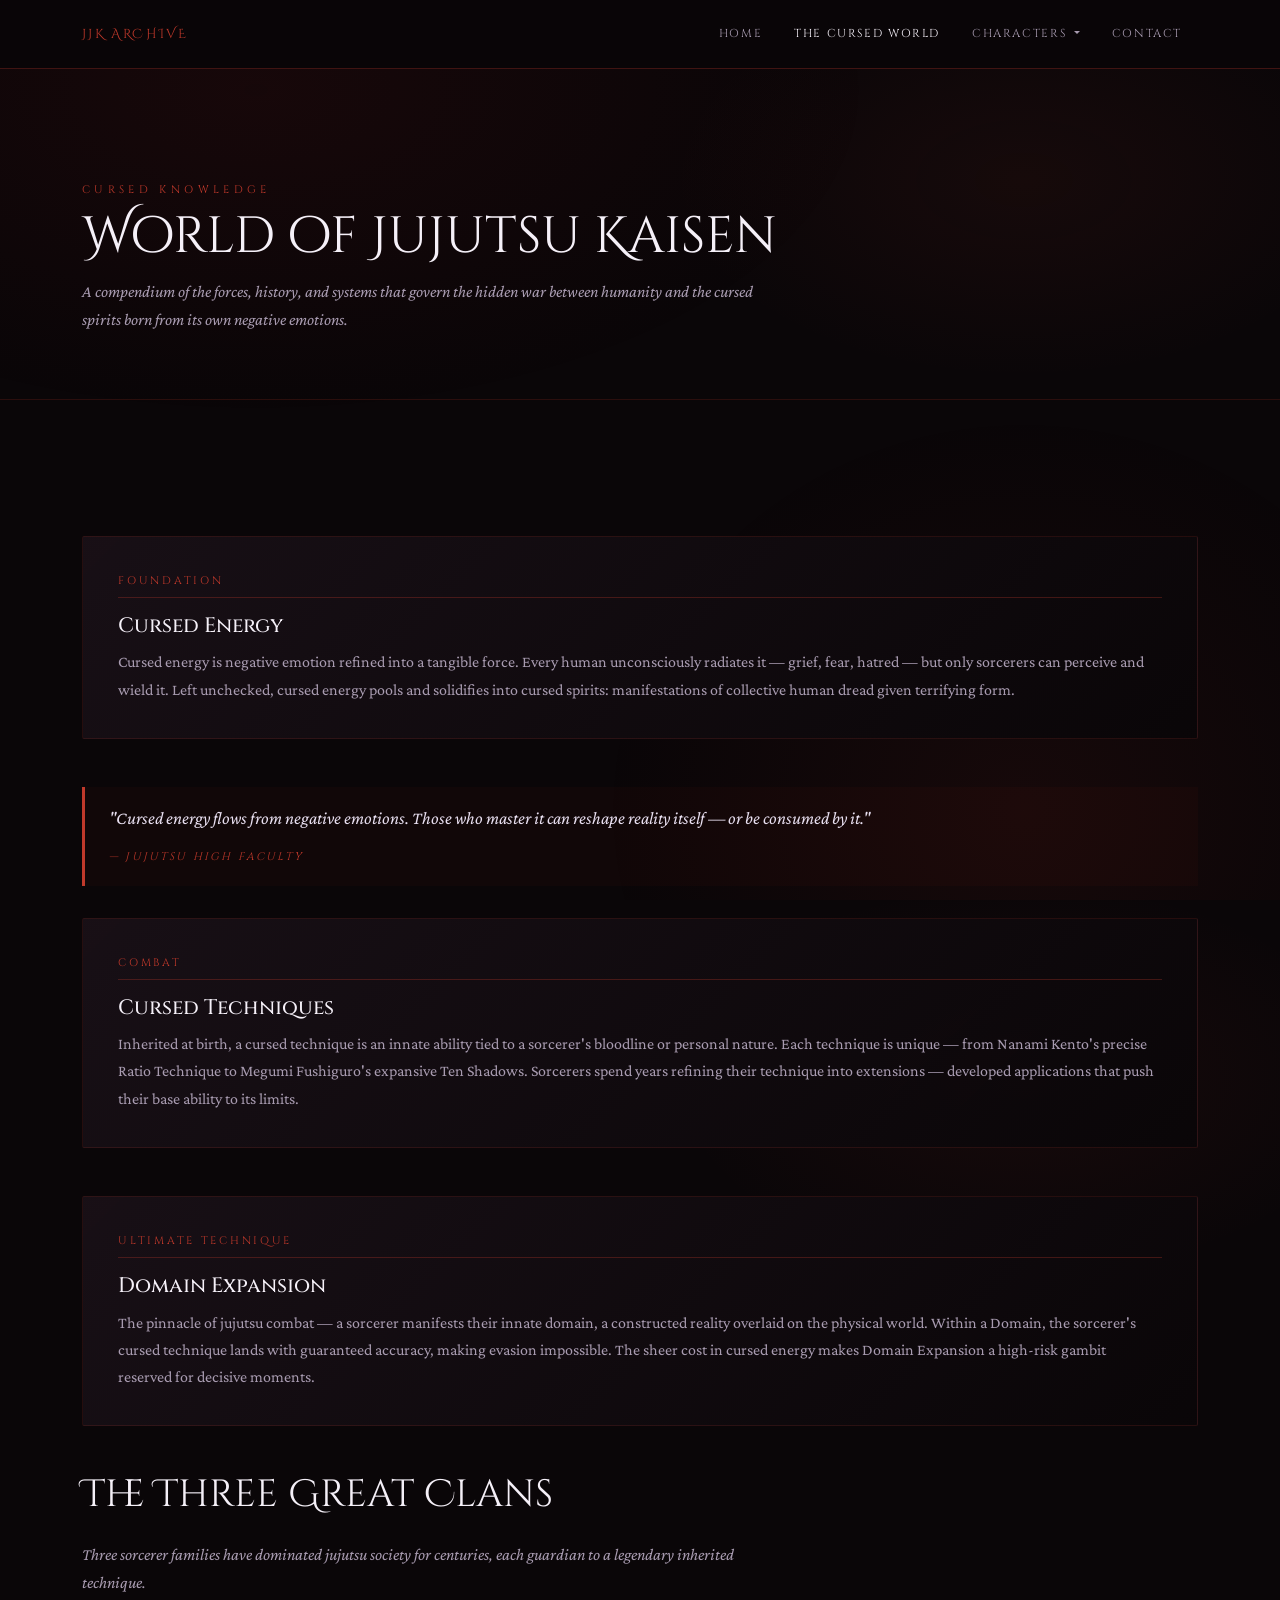
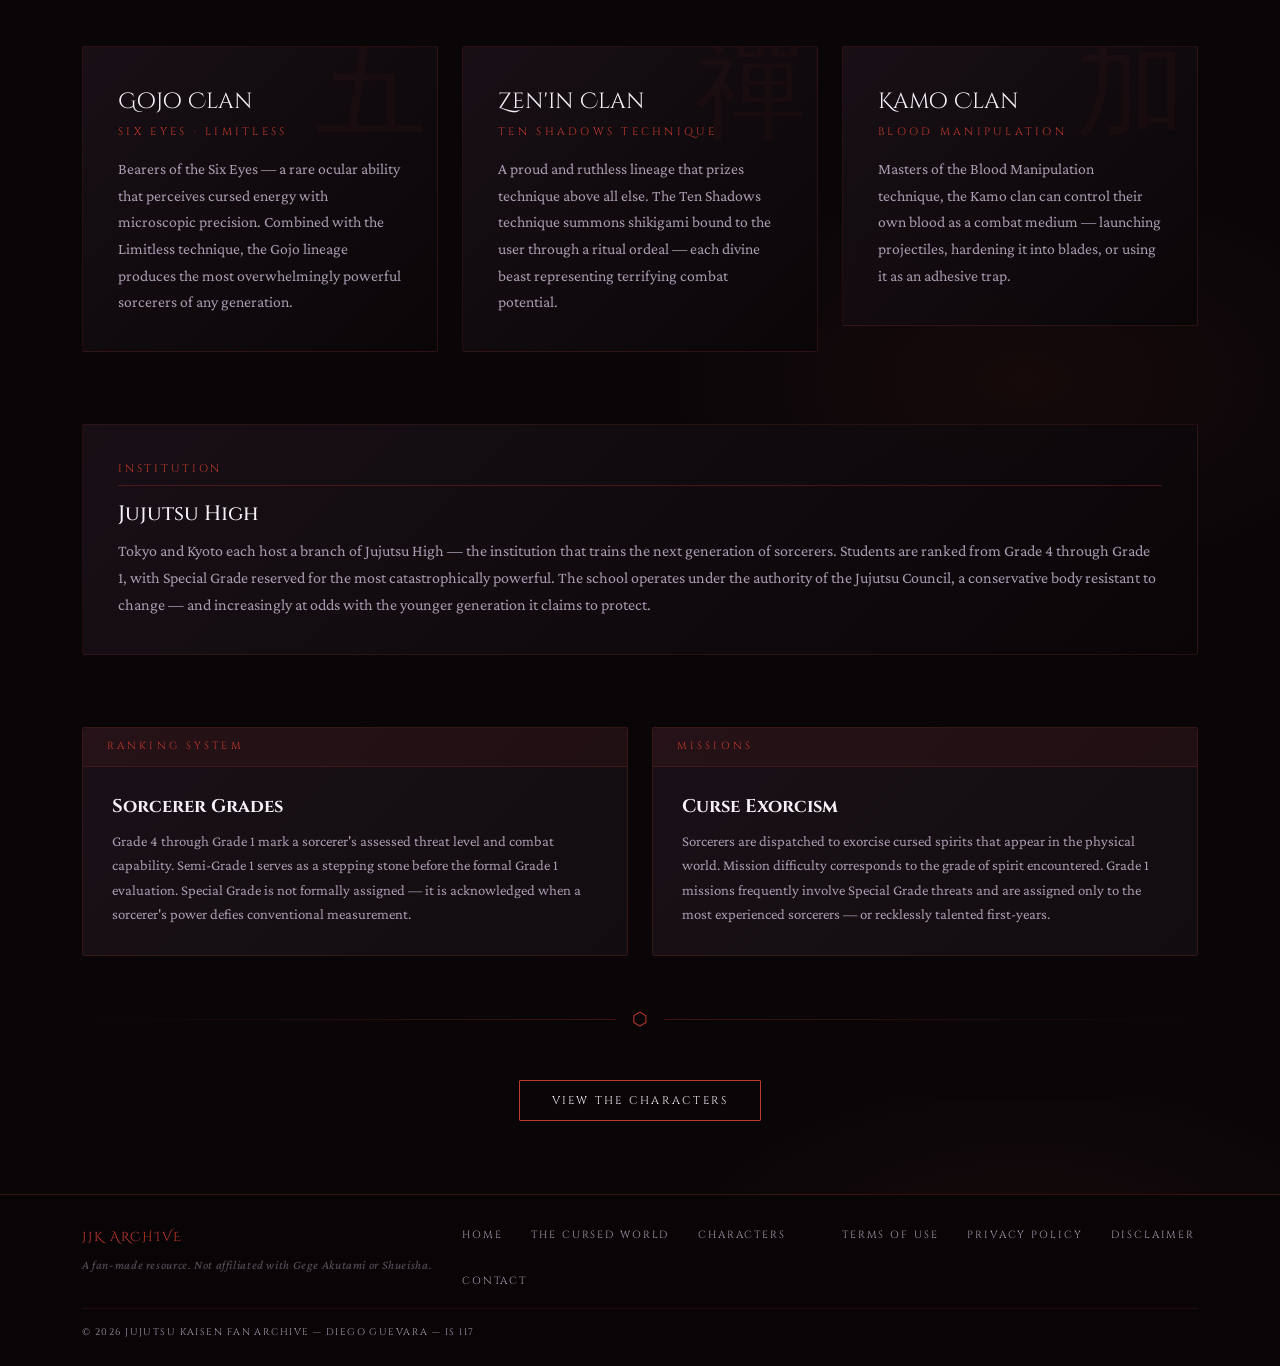
<file: html/lore.html>
<!-- DEVELOPER: Diego Guevara, IS117-002, Spring 2026 -->

<!DOCTYPE html>
<html lang="en">
<head>
  <meta charset="UTF-8">
  <meta name="viewport" content="width=device-width, initial-scale=1.0">
  <title>Lore — JJK Archive</title>

  <!-- Bootstrap 5 CSS -->
  <link href="https://cdn.jsdelivr.net/npm/bootstrap@5.3.3/dist/css/bootstrap.min.css" rel="stylesheet">
  <!-- Custom Theme -->
  <link rel="stylesheet" href="../styles/style.css">
</head>
<body class="interior-bg">

  <nav class="navbar navbar-expand-lg sticky-top">
    <div class="container">
      <a class="navbar-brand" href="../index.html">JJK Archive</a>

      <button class="navbar-toggler" type="button"
              data-bs-toggle="collapse" data-bs-target="#mainNav"
              aria-controls="mainNav" aria-expanded="false"
              aria-label="Toggle navigation">
        <span class="navbar-toggler-icon"></span>
      </button>

      <div class="collapse navbar-collapse" id="mainNav">
        <ul class="navbar-nav ms-auto">
          <li class="nav-item">
            <a class="nav-link" href="../index.html">Home</a>
          </li>
          <li class="nav-item">
            <a class="nav-link active" href="lore.html">The Cursed World</a>
          </li>
          <li class="nav-item dropdown">
            <a class="nav-link dropdown-toggle" href="#" role="button"
               data-bs-toggle="dropdown" aria-expanded="false">
              Characters
            </a>
            <ul class="dropdown-menu dropdown-menu-end">
              <li><a class="dropdown-item" href="characters.html#sorcerers">Jujutsu Sorcerers</a></li>
              <li><a class="dropdown-item" href="characters.html#students">Students</a></li>
              <li><hr class="dropdown-divider"></li>
              <li><a class="dropdown-item" href="characters.html#curses">Cursed Spirits &amp; Villains</a></li>
            </ul>
          </li>
          <li class="nav-item">
            <a class="nav-link" href="contact.html">Contact</a>
          </li>
        </ul>
      </div>
    </div>
  </nav>

  <main>

    <!-- PAGE HEADER -->
    <div class="page-header-block">
      <div class="container">
        <p class="page-eyecatch">Cursed Knowledge</p>
        <h1 class="page-title">World of Jujutsu Kaisen</h1>
        <p class="page-intro">
          A compendium of the forces, history, and systems that govern the hidden war
          between humanity and the cursed spirits born from its own negative emotions.
        </p>
      </div>
    </div>

    <section class="section-pad">
      <div class="container">

        <div class="lore-panel">
          <div class="lore-label">Foundation</div>
          <h3>Cursed Energy</h3>
          <p>
            Cursed energy is negative emotion refined into a tangible force. Every human
            unconsciously radiates it — grief, fear, hatred — but only sorcerers can
            perceive and wield it. Left unchecked, cursed energy pools and solidifies into
            cursed spirits: manifestations of collective human dread given terrifying form.
          </p>
        </div>

        <div class="quote-block">
          <p>"Cursed energy flows from negative emotions. Those who master it can reshape reality itself — or be consumed by it."</p>
          <cite>— Jujutsu High Faculty</cite>
        </div>

        <!-- CURSED TECHNIQUES -->
        <div class="lore-panel">
          <div class="lore-label">Combat</div>
          <h3>Cursed Techniques</h3>
          <p>
            Inherited at birth, a cursed technique is an innate ability tied to a sorcerer's
            bloodline or personal nature. Each technique is unique — from Nanami Kento's
            precise Ratio Technique to Megumi Fushiguro's expansive Ten Shadows. Sorcerers
            spend years refining their technique into extensions — developed applications
            that push their base ability to its limits.
          </p>
        </div>

        <!-- DOMAIN EXPANSION -->
        <div class="lore-panel">
          <div class="lore-label">Ultimate Technique</div>
          <h3>Domain Expansion</h3>
          <p>
            The pinnacle of jujutsu combat — a sorcerer manifests their innate domain, a
            constructed reality overlaid on the physical world. Within a Domain, the
            sorcerer's cursed technique lands with guaranteed accuracy, making evasion
            impossible. The sheer cost in cursed energy makes Domain Expansion a high-risk
            gambit reserved for decisive moments.
          </p>
        </div>

        <!-- ── CLANS ── -->
        <h2 class="page-title mt-5 mb-4" style="font-size:clamp(1.4rem,3vw,2.4rem);">The Three Great Clans</h2>
        <p class="page-intro mb-5">Three sorcerer families have dominated jujutsu society for centuries, each guardian to a legendary inherited technique.</p>

        <div class="row g-4">
          <div class="col-md-4">
            <div class="clan-block" data-kanji="五">
              <div class="clan-name">Gojo Clan</div>
              <div class="clan-technique">Six Eyes · Limitless</div>
              <p class="clan-desc">
                Bearers of the Six Eyes — a rare ocular ability that perceives cursed energy
                with microscopic precision. Combined with the Limitless technique, the Gojo
                lineage produces the most overwhelmingly powerful sorcerers of any generation.
              </p>
            </div>
          </div>
          <div class="col-md-4">
            <div class="clan-block" data-kanji="禪">
              <div class="clan-name">Zen'in Clan</div>
              <div class="clan-technique">Ten Shadows Technique</div>
              <p class="clan-desc">
                A proud and ruthless lineage that prizes technique above all else.
                The Ten Shadows technique summons shikigami bound to the user through
                a ritual ordeal — each divine beast representing terrifying combat potential.
              </p>
            </div>
          </div>
          <div class="col-md-4">
            <div class="clan-block" data-kanji="加">
              <div class="clan-name">Kamo Clan</div>
              <div class="clan-technique">Blood Manipulation</div>
              <p class="clan-desc">
                Masters of the Blood Manipulation technique, the Kamo clan can control
                their own blood as a combat medium — launching projectiles, hardening it
                into blades, or using it as an adhesive trap.
              </p>
            </div>
          </div>
        </div>

        <!-- ── JUJUTSU HIGH ── -->
        <div class="lore-panel mt-5">
          <div class="lore-label">Institution</div>
          <h3>Jujutsu High</h3>
          <p>
            Tokyo and Kyoto each host a branch of Jujutsu High — the institution that
            trains the next generation of sorcerers. Students are ranked from Grade 4
            through Grade 1, with Special Grade reserved for the most catastrophically
            powerful. The school operates under the authority of the Jujutsu Council,
            a conservative body resistant to change — and increasingly at odds with the
            younger generation it claims to protect.
          </p>
        </div>

        <div class="row g-4 mt-2">
          <div class="col-md-6">
            <div class="card jjk-card h-100">
              <div class="card-header">Ranking System</div>
              <div class="card-body">
                <h5 class="card-title">Sorcerer Grades</h5>
                <p class="card-text">
                  Grade 4 through Grade 1 mark a sorcerer's assessed threat level and
                  combat capability. Semi-Grade 1 serves as a stepping stone before the
                  formal Grade 1 evaluation. Special Grade is not formally assigned —
                  it is acknowledged when a sorcerer's power defies conventional measurement.
                </p>
              </div>
            </div>
          </div>
          <div class="col-md-6">
            <div class="card jjk-card h-100">
              <div class="card-header">Missions</div>
              <div class="card-body">
                <h5 class="card-title">Curse Exorcism</h5>
                <p class="card-text">
                  Sorcerers are dispatched to exorcise cursed spirits that appear in the
                  physical world. Mission difficulty corresponds to the grade of spirit
                  encountered. Grade 1 missions frequently involve Special Grade threats
                  and are assigned only to the most experienced sorcerers — or recklessly
                  talented first-years.
                </p>
              </div>
            </div>
          </div>
        </div>

        <div class="ornament mt-5"><span class="ornament-symbol">⬡</span></div>

        <div class="text-center">
          <a href="characters.html" class="btn-jjk">View the Characters</a>
        </div>

      </div>
    </section>

  </main>

  <footer class="mt-auto">
    <div class="container">
      <div class="row align-items-start">
        <div class="col-md-4 mb-3 mb-md-0">
          <div class="footer-brand">JJK Archive</div>
          <p class="footer-tagline mt-1">A fan-made resource. Not affiliated with Gege Akutami or Shueisha.</p>
        </div>
        <div class="col-md-4 mb-3 mb-md-0">
          <ul class="footer-links">
            <li><a href="../index.html">Home</a></li>
            <li><a href="lore.html">The Cursed World</a></li>
            <li><a href="characters.html">Characters</a></li>
            <li><a href="contact.html">Contact</a></li>
          </ul>
        </div>
        <div class="col-md-4">
          <ul class="footer-links">
            <li><a href="terms.html">Terms of Use</a></li>
            <li><a href="privacy.html">Privacy Policy</a></li>
            <li><a href="contact.html">Disclaimer</a></li>
          </ul>
        </div>
      </div>
      <div class="footer-divider"></div>
      <p class="mb-0" style="font-size:0.6rem; letter-spacing:0.15em;">
        &copy; 2026 Jujutsu Kaisen Fan Archive &mdash; Diego Guevara &mdash; IS 117
      </p>
    </div>
  </footer>

  <!-- Bootstrap 5 JS -->
  <script src="https://cdn.jsdelivr.net/npm/bootstrap@5.3.3/dist/js/bootstrap.bundle.min.js"></script>
</body>
</html>
</file>
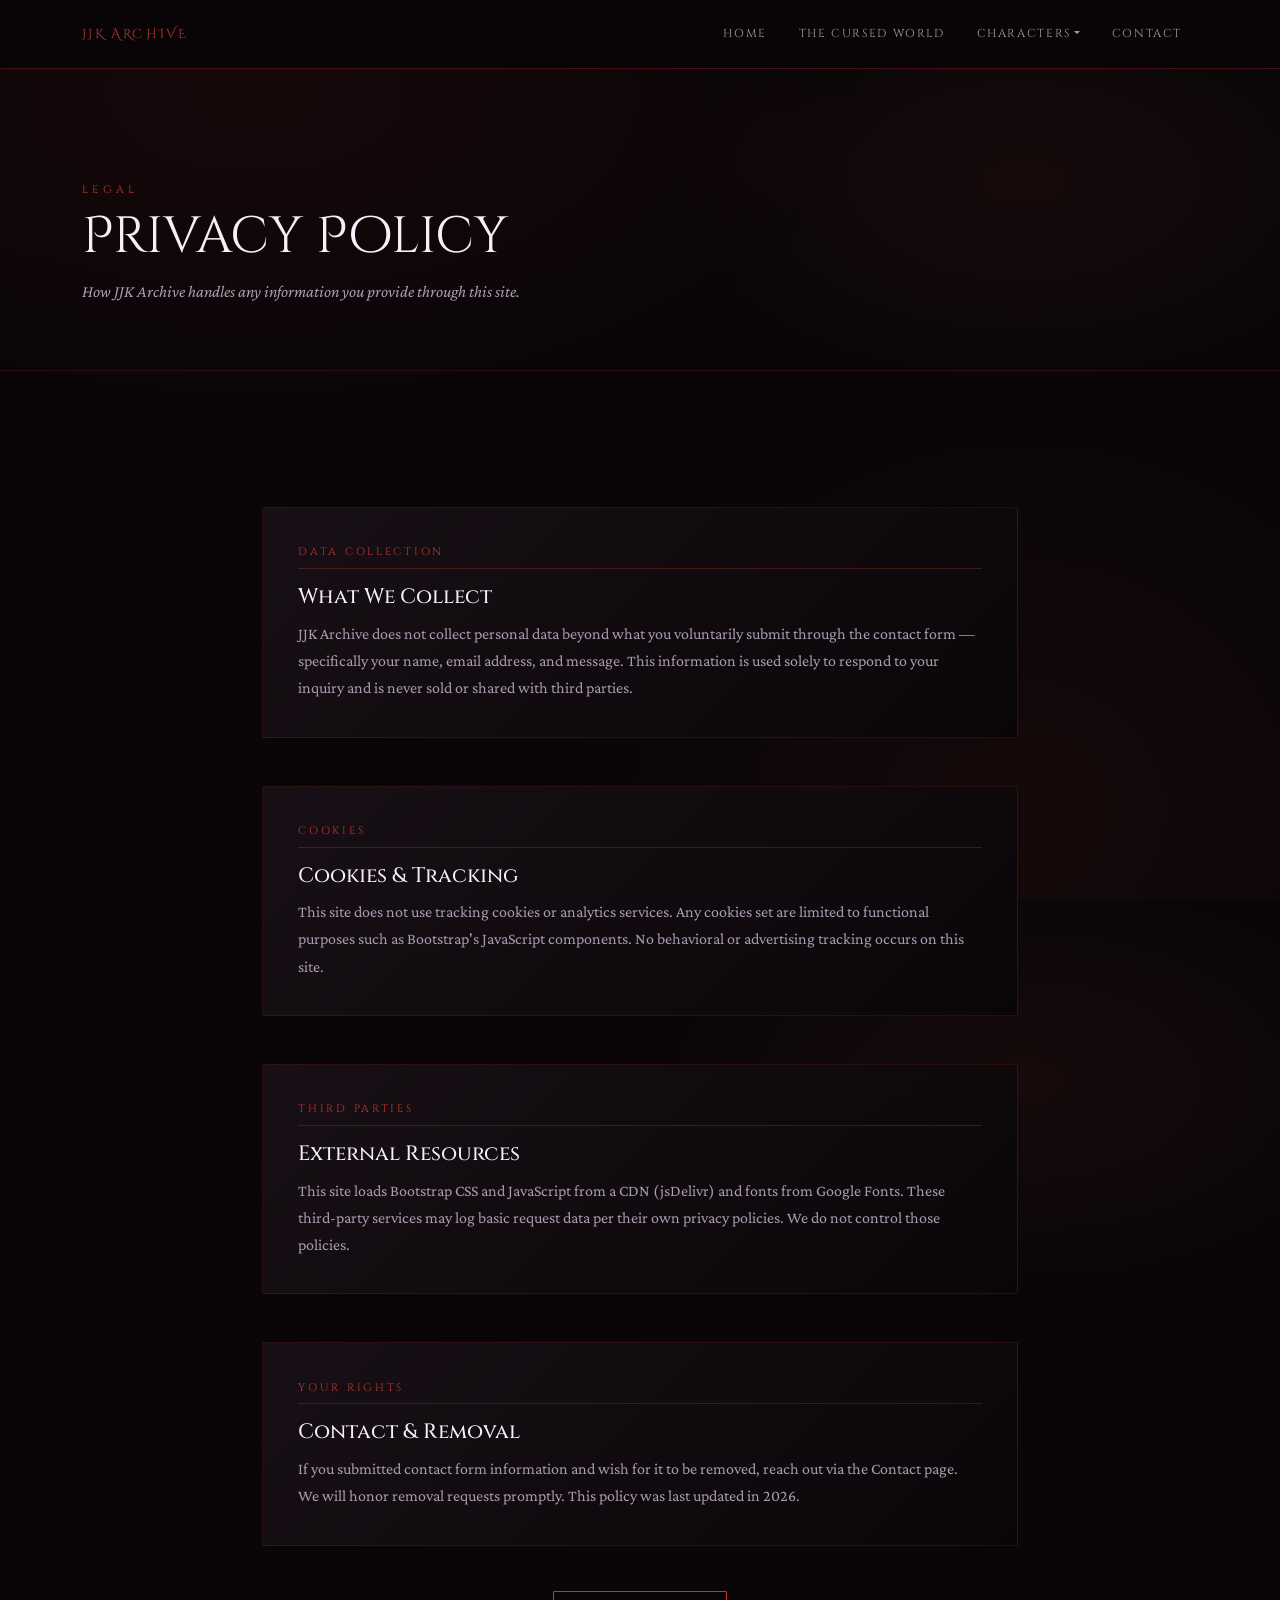
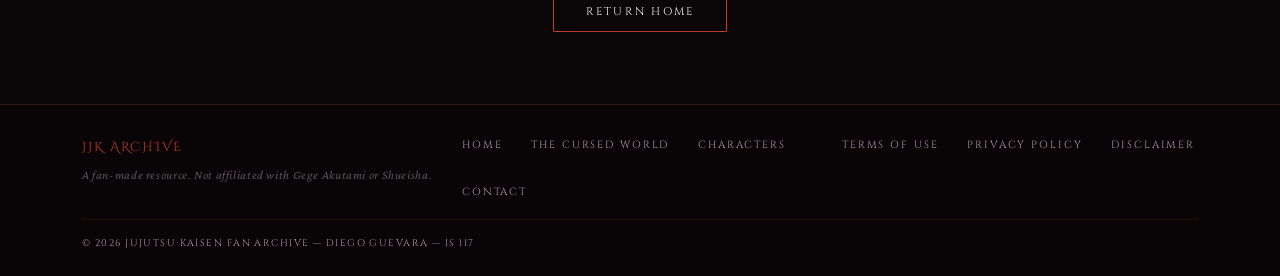
<file: html/privacy.html>
<!-- DEVELOPER: Diego Guevara, IS117-002, Spring 2026 -->

<!DOCTYPE html>
<html lang="en">
<head>
  <meta charset="UTF-8">
  <meta name="viewport" content="width=device-width, initial-scale=1.0">
  <title>Privacy Policy — JJK Archive</title>
  <link href="https://cdn.jsdelivr.net/npm/bootstrap@5.3.3/dist/css/bootstrap.min.css" rel="stylesheet">
  <link rel="stylesheet" href="../styles/style.css">
</head>
<body class="interior-bg">

  <nav class="navbar navbar-expand-lg sticky-top">
    <div class="container">
      <a class="navbar-brand" href="../index.html">JJK Archive</a>
      <button class="navbar-toggler" type="button"
              data-bs-toggle="collapse" data-bs-target="#mainNav"
              aria-controls="mainNav" aria-expanded="false" aria-label="Toggle navigation">
        <span class="navbar-toggler-icon"></span>
      </button>
      <div class="collapse navbar-collapse" id="mainNav">
        <ul class="navbar-nav ms-auto">
          <li class="nav-item"><a class="nav-link" href="../index.html">Home</a></li>
          <li class="nav-item"><a class="nav-link" href="lore.html">The Cursed World</a></li>
          <li class="nav-item dropdown">
            <a class="nav-link dropdown-toggle" href="#" role="button"
               data-bs-toggle="dropdown" aria-expanded="false">Characters</a>
            <ul class="dropdown-menu dropdown-menu-end">
              <li><a class="dropdown-item" href="characters.html#sorcerers">Jujutsu Sorcerers</a></li>
              <li><a class="dropdown-item" href="characters.html#students">Students</a></li>
              <hr class="dropdown-divider">
              <li><a class="dropdown-item" href="characters.html#curses">Cursed Spirits &amp; Villains</a></li>
            </ul>
          </li>
          <li class="nav-item"><a class="nav-link" href="contact.html">Contact</a></li>
        </ul>
      </div>
    </div>
  </nav>

  <main>
    <div class="page-header-block">
      <div class="container">
        <p class="page-eyecatch">Legal</p>
        <h1 class="page-title">Privacy Policy</h1>
        <p class="page-intro">How JJK Archive handles any information you provide through this site.</p>
      </div>
    </div>

    <section class="section-pad">
      <div class="container" style="max-width:780px;">

        <div class="lore-panel">
          <div class="lore-label">Data Collection</div>
          <h3>What We Collect</h3>
          <p>JJK Archive does not collect personal data beyond what you voluntarily submit through the contact form — specifically your name, email address, and message. This information is used solely to respond to your inquiry and is never sold or shared with third parties.</p>
        </div>

        <div class="lore-panel">
          <div class="lore-label">Cookies</div>
          <h3>Cookies &amp; Tracking</h3>
          <p>This site does not use tracking cookies or analytics services. Any cookies set are limited to functional purposes such as Bootstrap's JavaScript components. No behavioral or advertising tracking occurs on this site.</p>
        </div>

        <div class="lore-panel">
          <div class="lore-label">Third Parties</div>
          <h3>External Resources</h3>
          <p>This site loads Bootstrap CSS and JavaScript from a CDN (jsDelivr) and fonts from Google Fonts. These third-party services may log basic request data per their own privacy policies. We do not control those policies.</p>
        </div>

        <div class="lore-panel">
          <div class="lore-label">Your Rights</div>
          <h3>Contact &amp; Removal</h3>
          <p>If you submitted contact form information and wish for it to be removed, reach out via the Contact page. We will honor removal requests promptly. This policy was last updated in 2026.</p>
        </div>

        <div class="text-center mt-5">
          <a href="../index.html" class="btn-jjk">Return Home</a>
        </div>

      </div>
    </section>
  </main>

  <footer class="mt-auto">
    <div class="container">
      <div class="row align-items-start">
        <div class="col-md-4 mb-3 mb-md-0">
          <div class="footer-brand">JJK Archive</div>
          <p class="footer-tagline mt-1">A fan-made resource. Not affiliated with Gege Akutami or Shueisha.</p>
        </div>
        <div class="col-md-4 mb-3 mb-md-0">
          <ul class="footer-links">
            <li><a href="../index.html">Home</a></li>
            <li><a href="lore.html">The Cursed World</a></li>
            <li><a href="characters.html">Characters</a></li>
            <li><a href="contact.html">Contact</a></li>
          </ul>
        </div>
        <div class="col-md-4">
          <ul class="footer-links">
            <li><a href="terms.html">Terms of Use</a></li>
            <li><a href="privacy.html">Privacy Policy</a></li>
            <li><a href="contact.html">Disclaimer</a></li>
          </ul>
        </div>
      </div>
      <div class="footer-divider"></div>
      <p class="mb-0" style="font-size:0.6rem; letter-spacing:0.15em;">
        &copy; 2026 Jujutsu Kaisen Fan Archive &mdash; Diego Guevara &mdash; IS 117
      </p>
    </div>
  </footer>

  <script src="https://cdn.jsdelivr.net/npm/bootstrap@5.3.3/dist/js/bootstrap.bundle.min.js"></script>
</body>
</html>
</file>
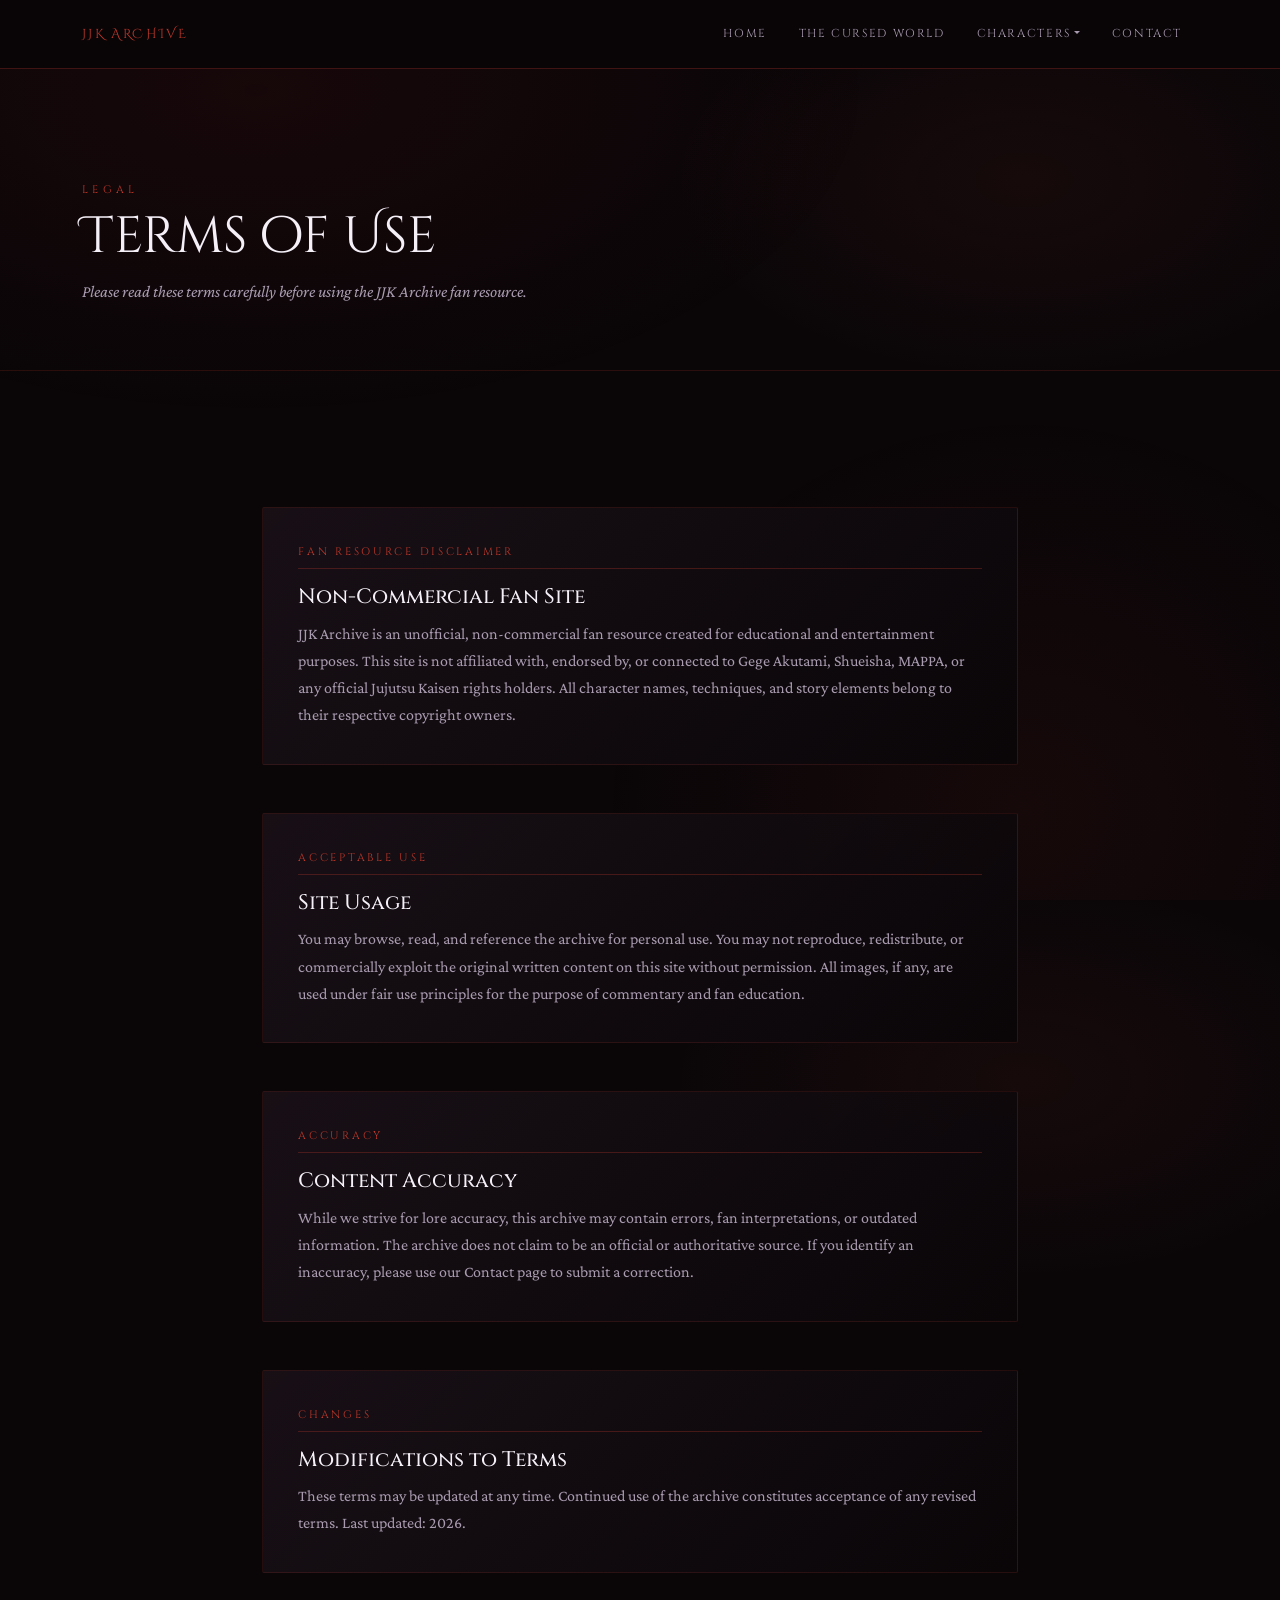
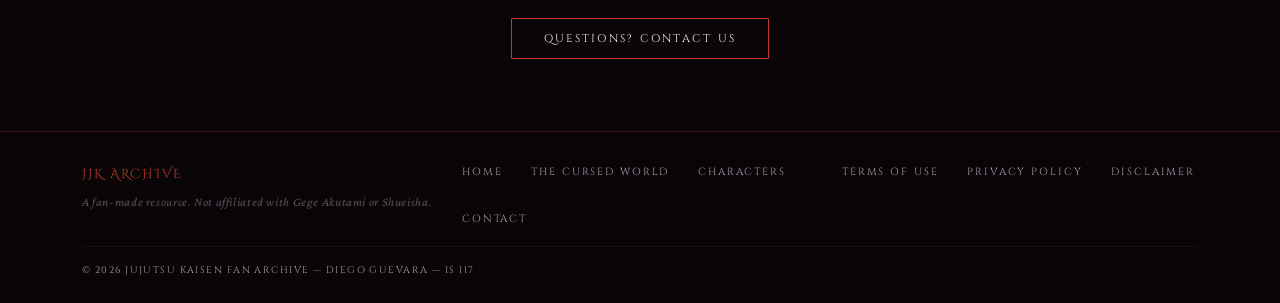
<file: html/terms.html>
<!-- DEVELOPER: Diego Guevara, IS117-002, Spring 2026 -->

<!DOCTYPE html>
<html lang="en">
<head>
  <meta charset="UTF-8">
  <meta name="viewport" content="width=device-width, initial-scale=1.0">
  <title>Terms of Use — JJK Archive</title>
  <link href="https://cdn.jsdelivr.net/npm/bootstrap@5.3.3/dist/css/bootstrap.min.css" rel="stylesheet">
  <link rel="stylesheet" href="../styles/style.css">
</head>
<body class="interior-bg">

  <nav class="navbar navbar-expand-lg sticky-top">
    <div class="container">
      <a class="navbar-brand" href="../index.html">JJK Archive</a>
      <button class="navbar-toggler" type="button"
              data-bs-toggle="collapse" data-bs-target="#mainNav"
              aria-controls="mainNav" aria-expanded="false" aria-label="Toggle navigation">
        <span class="navbar-toggler-icon"></span>
      </button>
      <div class="collapse navbar-collapse" id="mainNav">
        <ul class="navbar-nav ms-auto">
          <li class="nav-item"><a class="nav-link" href="../index.html">Home</a></li>
          <li class="nav-item"><a class="nav-link" href="lore.html">The Cursed World</a></li>
          <li class="nav-item dropdown">
            <a class="nav-link dropdown-toggle" href="#" role="button"
               data-bs-toggle="dropdown" aria-expanded="false">Characters</a>
            <ul class="dropdown-menu dropdown-menu-end">
              <li><a class="dropdown-item" href="characters.html#sorcerers">Jujutsu Sorcerers</a></li>
              <li><a class="dropdown-item" href="characters.html#students">Students</a></li>
              <hr class="dropdown-divider">
              <li><a class="dropdown-item" href="characters.html#curses">Cursed Spirits &amp; Villains</a></li>
            </ul>
          </li>
          <li class="nav-item"><a class="nav-link" href="contact.html">Contact</a></li>
        </ul>
      </div>
    </div>
  </nav>

  <main>
    <div class="page-header-block">
      <div class="container">
        <p class="page-eyecatch">Legal</p>
        <h1 class="page-title">Terms of Use</h1>
        <p class="page-intro">Please read these terms carefully before using the JJK Archive fan resource.</p>
      </div>
    </div>

    <section class="section-pad">
      <div class="container" style="max-width:780px;">

        <div class="lore-panel">
          <div class="lore-label">Fan Resource Disclaimer</div>
          <h3>Non-Commercial Fan Site</h3>
          <p>JJK Archive is an unofficial, non-commercial fan resource created for educational and entertainment purposes. This site is not affiliated with, endorsed by, or connected to Gege Akutami, Shueisha, MAPPA, or any official Jujutsu Kaisen rights holders. All character names, techniques, and story elements belong to their respective copyright owners.</p>
        </div>

        <div class="lore-panel">
          <div class="lore-label">Acceptable Use</div>
          <h3>Site Usage</h3>
          <p>You may browse, read, and reference the archive for personal use. You may not reproduce, redistribute, or commercially exploit the original written content on this site without permission. All images, if any, are used under fair use principles for the purpose of commentary and fan education.</p>
        </div>

        <div class="lore-panel">
          <div class="lore-label">Accuracy</div>
          <h3>Content Accuracy</h3>
          <p>While we strive for lore accuracy, this archive may contain errors, fan interpretations, or outdated information. The archive does not claim to be an official or authoritative source. If you identify an inaccuracy, please use our Contact page to submit a correction.</p>
        </div>

        <div class="lore-panel">
          <div class="lore-label">Changes</div>
          <h3>Modifications to Terms</h3>
          <p>These terms may be updated at any time. Continued use of the archive constitutes acceptance of any revised terms. Last updated: 2026.</p>
        </div>

        <div class="text-center mt-5">
          <a href="contact.html" class="btn-jjk">Questions? Contact Us</a>
        </div>

      </div>
    </section>
  </main>

  <footer class="mt-auto">
    <div class="container">
      <div class="row align-items-start">
        <div class="col-md-4 mb-3 mb-md-0">
          <div class="footer-brand">JJK Archive</div>
          <p class="footer-tagline mt-1">A fan-made resource. Not affiliated with Gege Akutami or Shueisha.</p>
        </div>
        <div class="col-md-4 mb-3 mb-md-0">
          <ul class="footer-links">
            <li><a href="../index.html">Home</a></li>
            <li><a href="lore.html">The Cursed World</a></li>
            <li><a href="characters.html">Characters</a></li>
            <li><a href="contact.html">Contact</a></li>
          </ul>
        </div>
        <div class="col-md-4">
          <ul class="footer-links">
            <li><a href="terms.html">Terms of Use</a></li>
            <li><a href="privacy.html">Privacy Policy</a></li>
            <li><a href="contact.html">Disclaimer</a></li>
          </ul>
        </div>
      </div>
      <div class="footer-divider"></div>
      <p class="mb-0" style="font-size:0.6rem; letter-spacing:0.15em;">
        &copy; 2026 Jujutsu Kaisen Fan Archive &mdash; Diego Guevara &mdash; IS 117
      </p>
    </div>
  </footer>

  <script src="https://cdn.jsdelivr.net/npm/bootstrap@5.3.3/dist/js/bootstrap.bundle.min.js"></script>
</body>
</html>
</file>
<file: styles/style.css>
/*DEVELOPER: Diego Guevara, IS117-002, Spring 2026*/

@import url('https://fonts.googleapis.com/css2?family=Cinzel+Decorative:wght@700;900&family=Cinzel:wght@400;600;700&family=Crimson+Pro:ital,wght@0,300;0,400;1,300;1,400&display=swap');

:root {
  --jjk-ink:     #0a0608;
  --jjk-deep:    #120d10;
  --jjk-void:    #1a1118;
  --jjk-crimson: #c0392b;
  --jjk-blood:   #8b1a1a;
  --jjk-ember:   #e8581a;
  --jjk-gold:    #d4a017;
  --jjk-mist:    #a89bb0;
  --jjk-pale:    #e8dff0;
  --jjk-white:   #f5f0f8;
  --jjk-glow:    rgba(192,57,43,0.4);
}

html, body {
  height: 100%;
}

body {
  background: var(--jjk-ink);
  color: var(--jjk-pale);
  font-family: 'Crimson Pro', Georgia, serif;
  font-size: 18px;
  line-height: 1.7;
  overflow-x: hidden;
  display: flex;
  flex-direction: column;
  min-height: 100vh;
}

body::before {
  content: '';
  position: fixed;
  inset: 0;
  background-image:
    radial-gradient(ellipse 80% 60% at 20% 10%, rgba(139,26,26,0.10) 0%, transparent 60%),
    radial-gradient(ellipse 60% 80% at 80% 90%, rgba(192,57,43,0.07) 0%, transparent 55%);
  pointer-events: none;
  z-index: 0;
}

main {
  position: relative;
  z-index: 1;
  flex: 1 0 auto;
}

.navbar {
  background: rgba(10, 6, 8, 0.97) !important;
  border-bottom: 1px solid rgba(192,57,43,0.3);
  backdrop-filter: blur(12px);
  padding-top: 1rem;
  padding-bottom: 1rem;
}

.navbar-brand {
  font-family: 'Cinzel Decorative', serif;
  font-size: 0.82rem;
  letter-spacing: 0.18em;
  text-transform: uppercase;
  color: var(--jjk-crimson) !important;
}

.navbar-nav .nav-link {
  font-family: 'Cinzel', serif;
  font-size: 0.72rem;
  letter-spacing: 0.14em;
  text-transform: uppercase;
  color: var(--jjk-mist) !important;
  transition: color 0.3s;
  padding-left: 1rem !important;
  padding-right: 1rem !important;
}

.navbar-nav .nav-link:hover,
.navbar-nav .nav-link.active {
  color: var(--jjk-white) !important;
}

.navbar-toggler {
  border-color: rgba(192,57,43,0.4);
}

.navbar-toggler-icon {
  background-image: url("data:image/svg+xml,%3csvg xmlns='http://www.w3.org/2000/svg' viewBox='0 0 30 30'%3e%3cpath stroke='rgba(192,57,43,0.85)' stroke-linecap='round' stroke-miterlimit='10' stroke-width='2' d='M4 7h22M4 15h22M4 23h22'/%3e%3c/svg%3e");
}

.dropdown-menu {
  background: rgba(18, 13, 16, 0.98);
  border: 1px solid rgba(192,57,43,0.25);
  border-radius: 2px;
  padding: 0.5rem 0;
}

.dropdown-item {
  font-family: 'Cinzel', serif;
  font-size: 0.68rem;
  letter-spacing: 0.15em;
  text-transform: uppercase;
  color: var(--jjk-mist);
  padding: 0.65rem 1.4rem;
  transition: background 0.25s, color 0.25s;
}

.dropdown-item:hover,
.dropdown-item:focus {
  background: rgba(192,57,43,0.15);
  color: var(--jjk-white);
}

.dropdown-divider {
  border-top-color: rgba(192,57,43,0.2);
}

footer {
  flex-shrink: 0;
  position: relative;
  z-index: 10;
  background: rgba(10, 6, 8, 0.99);
  border-top: 1px solid rgba(192,57,43,0.25);
  padding: 2rem 0 1.5rem;
  color: var(--jjk-mist);
  font-family: 'Cinzel', serif;
  font-size: 0.65rem;
  letter-spacing: 0.18em;
  text-transform: uppercase;
}

footer .footer-brand {
  font-family: 'Cinzel Decorative', serif;
  font-size: 0.8rem;
  color: var(--jjk-crimson);
  letter-spacing: 0.15em;
  margin-bottom: 0.4rem;
}

footer .footer-tagline {
  font-style: italic;
  color: rgba(168,155,176,0.5);
  font-family: 'Crimson Pro', serif;
  font-size: 0.78rem;
  letter-spacing: 0.05em;
  text-transform: none;
}

footer a {
  color: var(--jjk-mist);
  text-decoration: none;
  transition: color 0.3s;
}

footer a:hover {
  color: var(--jjk-crimson);
}

footer .footer-links {
  list-style: none;
  padding: 0;
  margin: 0;
  display: flex;
  gap: 1.8rem;
  flex-wrap: wrap;
}

footer .footer-divider {
  border-top: 1px solid rgba(192,57,43,0.15);
  margin: 1rem 0;
}

.page-header-block {
  padding: 7rem 0 3rem;
  border-bottom: 1px solid rgba(192,57,43,0.18);
  margin-bottom: 3.5rem;
}

.page-eyecatch {
  font-family: 'Cinzel', serif;
  font-size: 0.68rem;
  letter-spacing: 0.4em;
  text-transform: uppercase;
  color: var(--jjk-crimson);
  margin-bottom: 0.6rem;
}

.page-title {
  font-family: 'Cinzel Decorative', serif;
  font-size: clamp(1.8rem, 4vw, 3.2rem);
  color: var(--jjk-white);
  line-height: 1.1;
  margin-bottom: 0.8rem;
}

.page-intro {
  font-size: 1.05rem;
  font-style: italic;
  color: var(--jjk-mist);
  max-width: 700px;
}

/* jjk card */
.jjk-card {
  background: linear-gradient(135deg, rgba(26,17,24,0.95), rgba(18,13,16,0.98));
  border: 1px solid rgba(192,57,43,0.2) !important;
  border-radius: 2px !important;
  transition: border-color 0.3s, transform 0.3s;
  color: inherit;
}

.jjk-card:hover {
  border-color: var(--jjk-crimson) !important;
  transform: translateY(-4px);
  text-decoration: none;
}

.jjk-card .card-header {
  background: rgba(192,57,43,0.08);
  border-bottom: 1px solid rgba(192,57,43,0.2);
  font-family: 'Cinzel', serif;
  font-size: 0.65rem;
  letter-spacing: 0.3em;
  text-transform: uppercase;
  color: var(--jjk-crimson);
  padding: 0.65rem 1.5rem;
}

.jjk-card .card-body {
  padding: 1.8rem;
}

.jjk-card .card-title {
  font-family: 'Cinzel', serif;
  font-size: 1.15rem;
  font-weight: 700;
  color: var(--jjk-white);
  margin-bottom: 0.7rem;
}

.jjk-card .card-text {
  font-size: 0.92rem;
  color: var(--jjk-mist);
  line-height: 1.65;
}

.jjk-card .card-footer {
  background: transparent;
  border-top: 1px solid rgba(192,57,43,0.12);
  padding: 0.8rem 1.5rem;
}

/* ── hero section ── */
.hero-section {
  min-height: 100vh;
  display: flex;
  align-items: center;
  justify-content: center;
  text-align: center;
  padding: 6rem 1.5rem 4rem;
  background:
    radial-gradient(ellipse 70% 50% at 50% 30%, rgba(139,26,26,0.18) 0%, transparent 60%),
    var(--jjk-ink);
}

.hero-badge {
  font-family: 'Cinzel', serif;
  font-size: 0.7rem;
  letter-spacing: 0.4em;
  text-transform: uppercase;
  color: var(--jjk-crimson);
  animation: fadeUp 0.9s ease both;
}

.hero-title {
  font-family: 'Cinzel Decorative', serif;
  font-size: clamp(2.4rem, 6vw, 5rem);
  font-weight: 900;
  line-height: 1.05;
  color: var(--jjk-white);
  animation: fadeUp 0.9s ease 0.15s both;
}

.hero-subtitle {
  display: block;
  font-size: clamp(0.9rem, 2.2vw, 1.5rem);
  font-weight: 700;
  color: var(--jjk-crimson);
  letter-spacing: 0.3em;
  margin-top: 0.4rem;
}

.hero-divider {
  width: 160px;
  height: 1px;
  background: linear-gradient(90deg, transparent, var(--jjk-crimson), transparent);
  margin: 2rem auto;
  animation: fadeUp 0.9s ease 0.3s both;
}

.hero-desc {
  font-size: 1.1rem;
  font-style: italic;
  color: var(--jjk-mist);
  max-width: 580px;
  margin: 0 auto 2.8rem;
  animation: fadeUp 0.9s ease 0.45s both;
}

/*homepage cards row */
.home-cards-row {
  animation: fadeUp 0.9s ease 0.6s both;
}

/* panels for the cursed world page*/
.lore-panel {
  margin-bottom: 3rem;
  padding: 2.2rem;
  background: linear-gradient(135deg, rgba(26,17,24,0.9), rgba(10,6,8,0.97));
  border: 1px solid rgba(192,57,43,0.15);
  border-radius: 2px;
}

.lore-label {
  font-family: 'Cinzel', serif;
  font-size: 0.68rem;
  letter-spacing: 0.25em;
  text-transform: uppercase;
  color: var(--jjk-crimson);
  padding-bottom: 0.4rem;
  border-bottom: 1px solid rgba(192,57,43,0.3);
  margin-bottom: 1rem;
}

.lore-panel h3 {
  font-family: 'Cinzel', serif;
  font-size: 1.3rem;
  color: var(--jjk-white);
  margin-bottom: 0.6rem;
}

.lore-panel p {
  color: var(--jjk-mist);
  font-size: 1rem;
  margin-bottom: 0;
}

.quote-block {
  border-left: 3px solid var(--jjk-crimson);
  padding: 1rem 1.5rem;
  margin: 2rem 0;
  background: rgba(192,57,43,0.04);
}

.quote-block p {
  font-style: italic;
  font-size: 1.12rem;
  color: var(--jjk-pale);
  margin-bottom: 0.35rem;
}

.quote-block cite {
  font-family: 'Cinzel', serif;
  font-size: 0.68rem;
  letter-spacing: 0.2em;
  color: var(--jjk-crimson);
  text-transform: uppercase;
}

/* Clans*/
.clan-block {
  position: relative;
  overflow: hidden;
  padding: 2.2rem;
  border: 1px solid rgba(192,57,43,0.15);
  border-radius: 2px;
  background: linear-gradient(135deg, rgba(26,17,24,0.9), rgba(10,6,8,0.97));
  margin-bottom: 1.5rem;
}

.clan-block::before {
  content: attr(data-kanji);
  position: absolute;
  top: -10px; right: 10px;
  font-size: 7rem;
  font-family: 'Cinzel Decorative', serif;
  color: rgba(192,57,43,0.05);
  line-height: 1;
  pointer-events: none;
  user-select: none;
}

.clan-name {
  font-family: 'Cinzel Decorative', serif;
  font-size: 1.4rem;
  color: var(--jjk-white);
  margin-bottom: 0.2rem;
}

.clan-technique {
  font-family: 'Cinzel', serif;
  font-size: 0.68rem;
  letter-spacing: 0.3em;
  text-transform: uppercase;
  color: var(--jjk-crimson);
  margin-bottom: 0.9rem;
}

.clan-desc {
  color: var(--jjk-mist);
  font-size: 0.98rem;
  margin-bottom: 0;
}

/* character profile cards*/
.profile-card {
  background: linear-gradient(135deg, rgba(26,17,24,0.95), rgba(18,13,16,0.98));
  border: 1px solid rgba(192,57,43,0.18);
  padding: 1.8rem;
  border-radius: 2px;
  transition: border-color 0.3s, transform 0.3s;
  height: 100%;
}

.profile-card:hover {
  border-color: rgba(192,57,43,0.6);
  transform: translateY(-4px);
}

.profile-avatar {
  width: 64px;
  height: 64px;
  border-radius: 50%;
  background: linear-gradient(135deg, var(--jjk-blood), var(--jjk-void));
  border: 2px solid rgba(192,57,43,0.4);
  display: flex;
  align-items: center;
  justify-content: center;
  font-family: 'Cinzel', serif;
  font-size: 1.5rem;
  color: var(--jjk-crimson);
  margin-bottom: 1rem;
}

.profile-name {
  font-family: 'Cinzel', serif;
  font-size: 1.1rem;
  font-weight: 700;
  color: var(--jjk-white);
  margin-bottom: 0.15rem;
}

.profile-rank {
  font-family: 'Cinzel', serif;
  font-size: 0.62rem;
  letter-spacing: 0.22em;
  text-transform: uppercase;
  color: var(--jjk-gold);
  margin-bottom: 0.7rem;
}

.profile-technique {
  font-size: 0.8rem;
  color: var(--jjk-crimson);
  font-style: italic;
  margin-bottom: 0.5rem;
  font-family: 'Cinzel', serif;
}

.profile-bio {
  font-size: 0.88rem;
  color: var(--jjk-mist);
  margin-bottom: 0;
}

/* tabs*/
.jjk-tab-bar {
  border-bottom: 1px solid rgba(192,57,43,0.22);
  margin-bottom: 2.5rem;
}

.jjk-tab-bar .nav-link {
  font-family: 'Cinzel', serif;
  font-size: 0.7rem;
  letter-spacing: 0.18em;
  text-transform: uppercase;
  color: var(--jjk-mist);
  padding: 0.8rem 1.6rem;
  border: none;
  border-bottom: 2px solid transparent;
  border-radius: 0;
  background: transparent;
  margin-bottom: -1px;
  transition: color 0.3s;
}

.jjk-tab-bar .nav-link:hover { color: var(--jjk-white); }

.jjk-tab-bar .nav-link.active {
  color: var(--jjk-white);
  background: transparent;
  border-bottom-color: var(--jjk-crimson);
}

/* grade ranks */
.char-grade-header {
  display: flex;
  align-items: center;
  gap: 1rem;
  margin-bottom: 1.5rem;
}

.char-grade-label {
  font-family: 'Cinzel', serif;
  font-size: 0.68rem;
  letter-spacing: 0.22em;
  text-transform: uppercase;
  color: var(--jjk-crimson);
  white-space: nowrap;
}

.char-grade-desc {
  font-family: 'Cinzel', serif;
  font-size: 0.62rem;
  letter-spacing: 0.15em;
  text-transform: uppercase;
  color: rgba(168,155,176,0.5);
}

.char-grade-header::after {
  content: '';
  flex: 1;
  height: 1px;
  background: rgba(192,57,43,0.2);
}

/* contact form */
.form-label {
  font-family: 'Cinzel', serif;
  font-size: 0.65rem;
  letter-spacing: 0.25em;
  text-transform: uppercase;
  color: var(--jjk-mist);
  margin-bottom: 0.45rem;
}

.form-control, .form-select {
  background: rgba(26,17,24,0.85) !important;
  border: 1px solid rgba(192,57,43,0.22) !important;
  border-radius: 1px !important;
  color: var(--jjk-pale) !important;
  font-family: 'Crimson Pro', serif;
  font-size: 1rem;
}

.form-control:focus, .form-select:focus {
  border-color: var(--jjk-crimson) !important;
  box-shadow: 0 0 0 0.15rem rgba(192,57,43,0.2) !important;
  background: rgba(26,17,24,0.95) !important;
}

.form-control::placeholder {
  color: rgba(168,155,176,0.45);
}

.form-select option {
  background: var(--jjk-deep);
}

.btn-jjk {
  font-family: 'Cinzel', serif;
  font-size: 0.7rem;
  letter-spacing: 0.2em;
  text-transform: uppercase;
  padding: 0.75rem 2rem;
  border: 1px solid var(--jjk-crimson);
  color: var(--jjk-white);
  background: transparent;
  border-radius: 1px;
  transition: background 0.3s, color 0.3s;
  text-decoration: none;
}

.btn-jjk:hover {
  background: var(--jjk-crimson);
  color: var(--jjk-ink);
}

.btn-jjk-ghost {
  border-color: rgba(168,155,176,0.35);
  color: var(--jjk-mist);
}

.btn-jjk-ghost:hover {
  background: rgba(168,155,176,0.1);
  color: var(--jjk-white);
  border-color: var(--jjk-mist);
}

.ornament {
  display: flex;
  align-items: center;
  gap: 1rem;
  margin: 3rem 0;
}

.ornament::before, .ornament::after {
  content: '';
  flex: 1;
  height: 1px;
  background: linear-gradient(90deg, transparent, rgba(192,57,43,0.3));
}

.ornament::after {
  background: linear-gradient(270deg, transparent, rgba(192,57,43,0.3));
}

.ornament-symbol {
  color: var(--jjk-crimson);
  font-size: 1.15rem;
}
.jjk-badge {
  display: inline-block;
  font-family: 'Cinzel', serif;
  font-size: 0.58rem;
  letter-spacing: 0.15em;
  text-transform: uppercase;
  padding: 0.2rem 0.6rem;
  border-radius: 1px;
  background: rgba(192,57,43,0.15);
  border: 1px solid rgba(192,57,43,0.3);
  color: var(--jjk-crimson);
}

/*links to social media pages*/
.social-links {
  display: flex;
  gap: 0.8rem;
  flex-wrap: wrap;
  margin-top: 1.2rem;
}

.social-link {
  font-family: 'Cinzel', serif;
  font-size: 0.67rem;
  letter-spacing: 0.18em;
  text-transform: uppercase;
  color: var(--jjk-mist);
  text-decoration: none;
  padding: 0.45rem 0.9rem;
  border: 1px solid rgba(168,155,176,0.2);
  transition: color 0.3s, border-color 0.3s;
}

.social-link:hover {
  color: var(--jjk-crimson);
  border-color: rgba(192,57,43,0.4);
}

@keyframes fadeUp {
  from { opacity: 0; transform: translateY(22px); }
  to   { opacity: 1; transform: translateY(0); }
}

@keyframes rotate-slow {
  from { transform: rotate(0deg); }
  to   { transform: rotate(360deg); }
}

.hero-sigil {
  width: 115px;
  height: 115px;
  animation: rotate-slow 22s linear infinite;
  filter: invert(1) sepia(1) saturate(3) hue-rotate(310deg) brightness(0.85) opacity(0.7);
  border-radius: 50%;
}

/*section padding*/
.section-pad {
  padding: 5rem 0;
}
.interior-bg {
  background:
    radial-gradient(ellipse 50% 40% at 80% 20%, rgba(192,57,43,0.07) 0%, transparent 55%),
    var(--jjk-ink);
}
</file>
